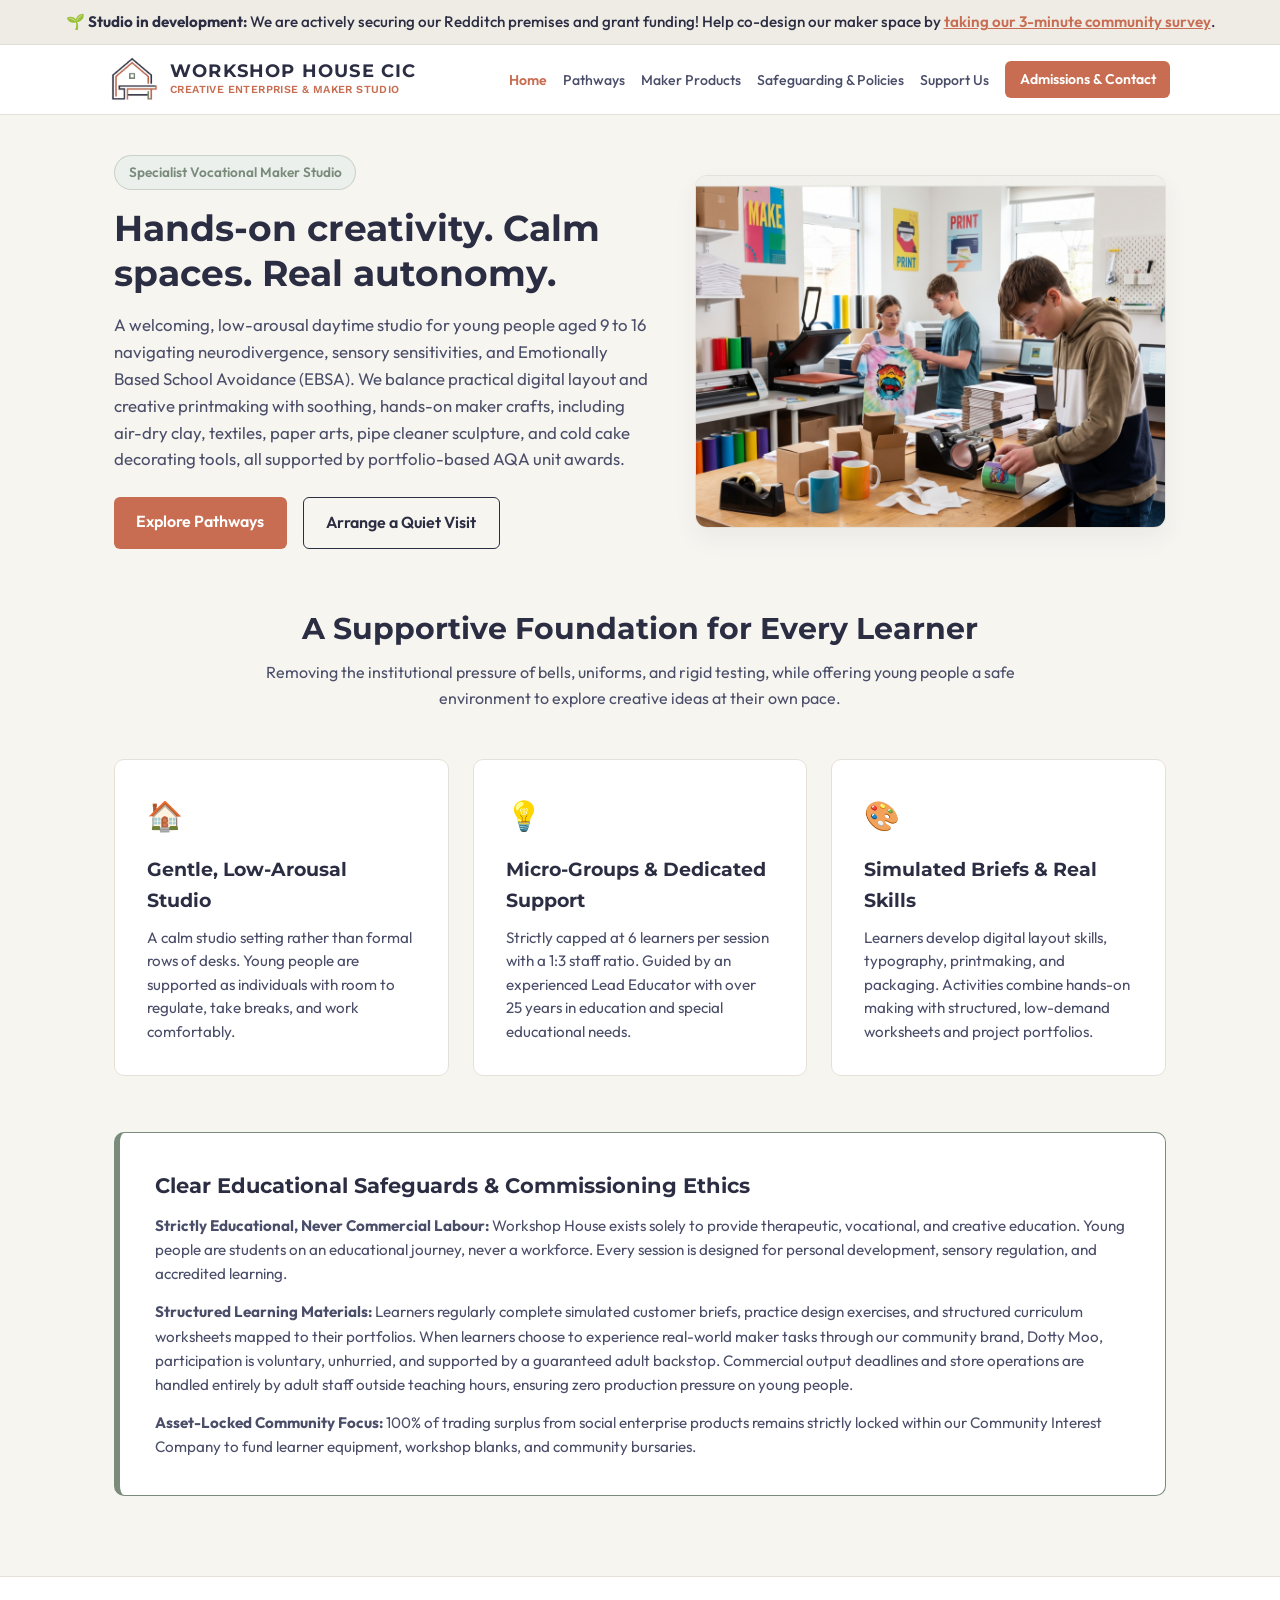
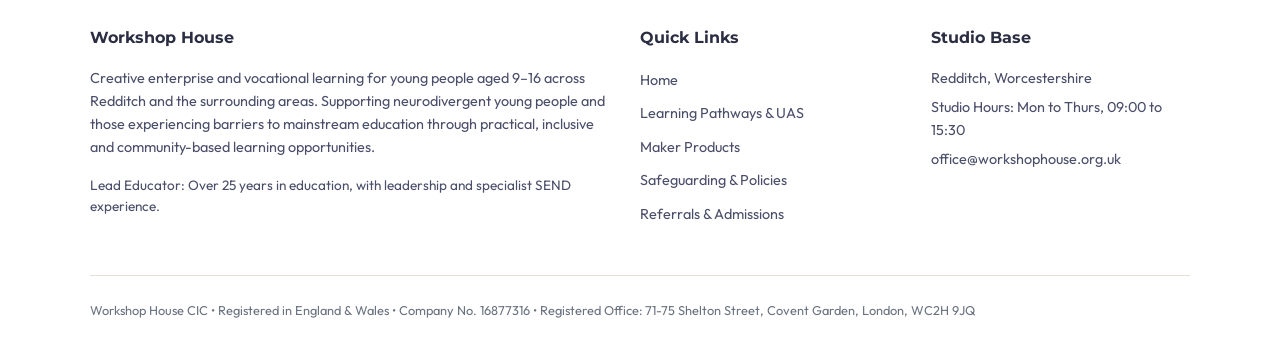
<file: index.html>
<!DOCTYPE html>
<html lang="en">
<head>
  <meta charset="UTF-8">
  <meta name="viewport" content="width=device-width, initial-scale=1.0">
  <title>Workshop House CIC | Creative Enterprise &amp; Maker Studio</title>
  <meta name="description" content="A calm, low-arousal creative maker studio in Redditch for neurodivergent and home-educated young people aged 9 to 16.">
  <link rel="preconnect" href="https://fonts.googleapis.com">
  <link rel="preconnect" href="https://fonts.gstatic.com" crossorigin>
  <link href="https://fonts.googleapis.com/css2?family=Montserrat:wght@600;700&family=Outfit:wght@400;500;600&family=Work+Sans:wght@400;500&display=swap" rel="stylesheet">
 <link rel="stylesheet" href="style.css">
<link rel="icon" type="image/png" href="favicon.png">
</head>
<body>
<div style="background-color: #EFECE6; color: #2B2D42; text-align: center; padding: 10px 16px; font-size: 0.95rem; font-weight: 500; border-bottom: 1px solid #E2DED6;">
  🌱 <strong>Studio in development:</strong> We are actively securing our Redditch premises and grant funding! 
  Help co-design our maker space by <a href="https://forms.cloud.microsoft/r/ekdyvqJRi8" target="_blank" style="color: #C86D51; text-decoration: underline; font-weight: 600;">taking our 3-minute community survey</a>.
</div>
<header>
    <div class="nav-container">
      <a href="index.html" class="brand" title="Workshop House Home">
        <img src="logo.jpg" alt="Workshop House Logo" class="brand-icon-img">
        <div class="brand-text">
          <h1>WORKSHOP HOUSE CIC</h1>
          <span>CREATIVE ENTERPRISE &amp; MAKER STUDIO</span>
        </div>
      </a>

      <!-- Pure CSS Hamburger Toggle -->
      <input type="checkbox" id="nav-toggle" class="nav-toggle-input">
      <label for="nav-toggle" class="menu-toggle" aria-label="Open Navigation Menu">
        <span></span>
        <span></span>
        <span></span>
      </label>

      <nav>
        <ul>
          <li><a href="index.html" class="active">Home</a></li>
          <li><a href="pathways.html">Pathways</a></li>
          <li><a href="maker-products.html">Maker Products</a></li>
          <li><a href="safeguarding.html">Safeguarding &amp; Policies</a></li>
           <li><a href="support-us.html">Support Us</a></li>
          <li><a href="contact.html" class="btn-nav">Admissions &amp; Contact</a></li>
        </ul>
      </nav>
    </div>
  </header>
  <main>
    <section class="hero">
      <div class="hero-content">
        <span class="hero-badge">Specialist Vocational Maker Studio</span>
        <h2>Hands-on creativity. Calm spaces. Real autonomy.</h2>
        <p>A welcoming, low-arousal daytime studio for young people aged 9 to 16 navigating neurodivergence, sensory sensitivities, and Emotionally Based School Avoidance (EBSA). We balance practical digital layout and creative printmaking with soothing, hands-on maker crafts, including air-dry clay, textiles, paper arts, pipe cleaner sculpture, and cold cake decorating tools, all supported by portfolio-based AQA unit awards.</p>
        <div class="hero-actions">
          <a href="pathways.html" class="btn-primary">Explore Pathways</a>
          <a href="contact.html" class="btn-secondary">Arrange a Quiet Visit</a>
        </div>
      </div>
      <div class="hero-image-wrap">
        <img src="hero-young-makers.jpg" alt="Younger children engaging happily and calmly with hands-on craft and design materials" onerror="this.src='https://images.unsplash.com/photo-1544717305-2782549b5136?auto=format&fit=crop&w=1000&q=80'">
      </div>
    </section>

    <section class="section">
      <div class="section-header">
        <h3>A Supportive Foundation for Every Learner</h3>
        <p>Removing the institutional pressure of bells, uniforms, and rigid testing, while offering young people a safe environment to explore creative ideas at their own pace.</p>
      </div>

      <div class="pillars-grid">
        <div class="card">
          <div class="card-icon">🏠</div>
          <h4>Gentle, Low-Arousal Studio</h4>
          <p>A calm studio setting rather than formal rows of desks. Young people are supported as individuals with room to regulate, take breaks, and work comfortably.</p>
        </div>
        <div class="card">
          <div class="card-icon">💡</div>
          <h4>Micro-Groups &amp; Dedicated Support</h4>
          <p>Strictly capped at 6 learners per session with a 1:3 staff ratio. Guided by an experienced Lead Educator with over 25 years in education and special educational needs.</p>
        </div>
        <div class="card">
          <div class="card-icon">🎨</div>
          <h4>Simulated Briefs &amp; Real Skills</h4>
          <p>Learners develop digital layout skills, typography, printmaking, and packaging. Activities combine hands-on making with structured, low-demand worksheets and project portfolios.</p>
        </div>
      </div>

      <div class="compliance-box">
        <h4>Clear Educational Safeguards &amp; Commissioning Ethics</h4>
        <p><strong>Strictly Educational, Never Commercial Labour:</strong> Workshop House exists solely to provide therapeutic, vocational, and creative education. Young people are students on an educational journey, never a workforce. Every session is designed for personal development, sensory regulation, and accredited learning.</p>
        <p><strong>Structured Learning Materials:</strong> Learners regularly complete simulated customer briefs, practice design exercises, and structured curriculum worksheets mapped to their portfolios. When learners choose to experience real-world maker tasks through our community brand, Dotty Moo, participation is voluntary, unhurried, and supported by a guaranteed adult backstop. Commercial output deadlines and store operations are handled entirely by adult staff outside teaching hours, ensuring zero production pressure on young people.</p>
        <p><strong>Asset-Locked Community Focus:</strong> 100% of trading surplus from social enterprise products remains strictly locked within our Community Interest Company to fund learner equipment, workshop blanks, and community bursaries.</p>
      </div>
    </section>
  </main>

<footer id="site-footer"></footer>
  <script>
    fetch('footer.html')
      .then(response => response.text())
      .then(data => document.getElementById('site-footer').innerHTML = data);
  </script>

</body>
</html>
</file>
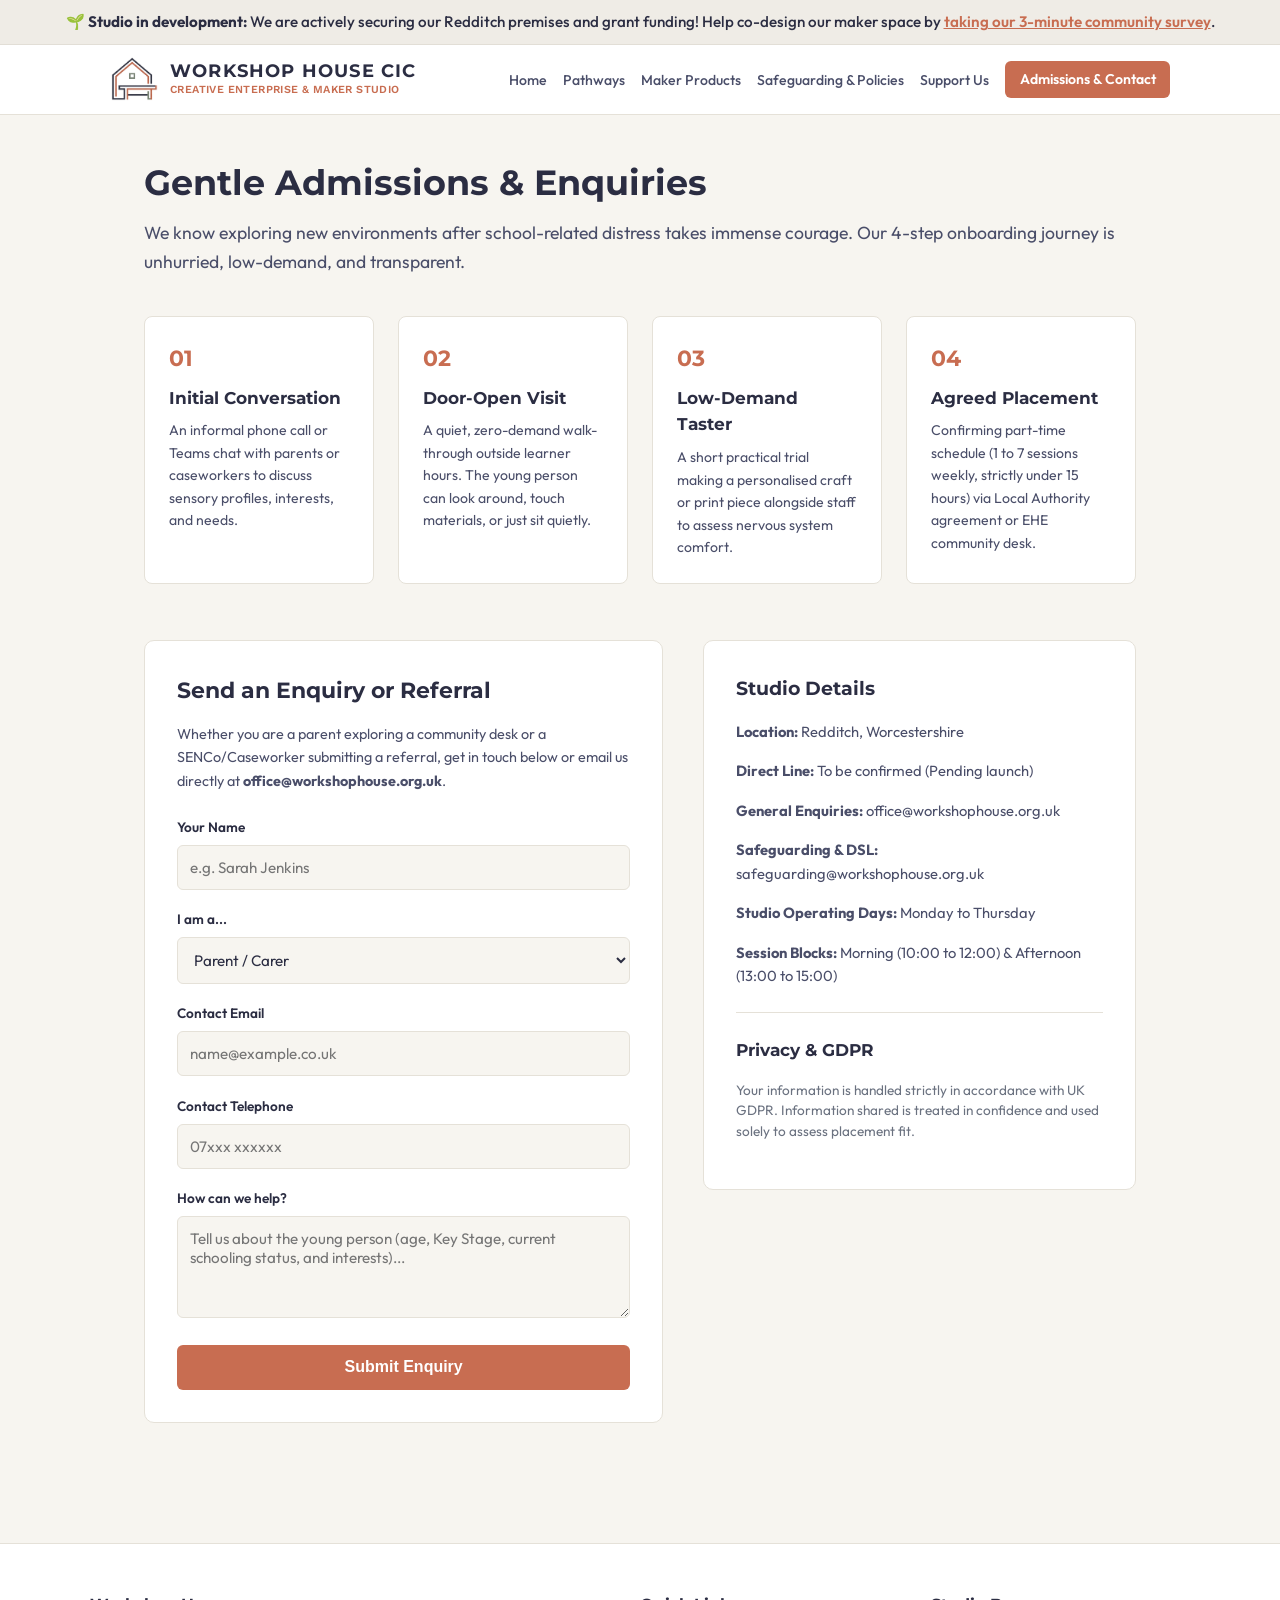
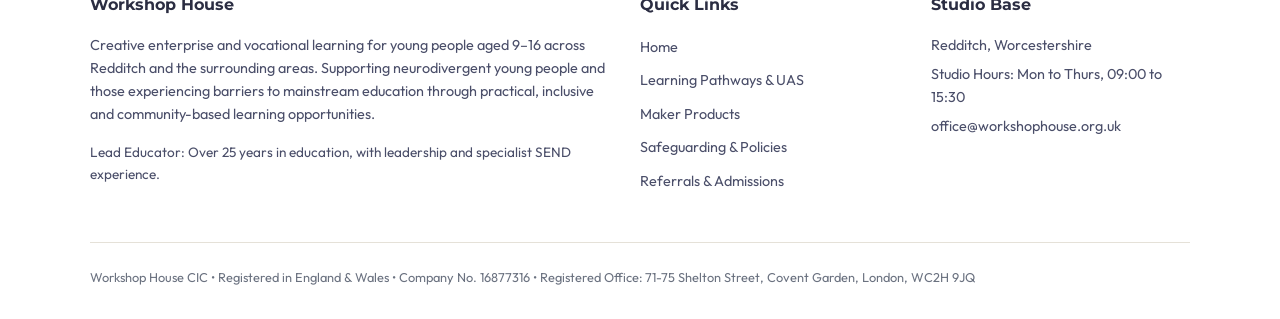
<file: contact.html>
<!DOCTYPE html>
<html lang="en">
<head>
  <meta charset="UTF-8">
  <meta name="viewport" content="width=device-width, initial-scale=1.0">
  <title>Admissions &amp; Contact | Workshop House CIC</title>
  <meta name="description" content="Get in touch with Workshop House CIC to arrange an unhurried discovery visit, register for a community place, or submit a statutory referral.">
  <link rel="preconnect" href="https://fonts.googleapis.com">
  <link rel="preconnect" href="https://fonts.gstatic.com" crossorigin>
  <link href="https://fonts.googleapis.com/css2?family=Montserrat:wght@600;700&family=Outfit:wght@400;500;600&family=Work+Sans:wght@400;500&display=swap" rel="stylesheet">
  <link rel="stylesheet" href="style.css">
  <link rel="icon" type="image/png" href="favicon.png">
</head>
<body>
<div style="background-color: #EFECE6; color: #2B2D42; text-align: center; padding: 10px 16px; font-size: 0.95rem; font-weight: 500; border-bottom: 1px solid #E2DED6;">
  🌱 <strong>Studio in development:</strong> We are actively securing our Redditch premises and grant funding! 
  Help co-design our maker space by <a href="https://forms.cloud.microsoft/r/ekdyvqJRi8" target="_blank" style="color: #C86D51; text-decoration: underline; font-weight: 600;">taking our 3-minute community survey</a>.
</div>
  <header>
    <div class="nav-container">
      <a href="index.html" class="brand" title="Workshop House Home">
        <img src="logo.jpg" alt="Workshop House Logo" class="brand-icon-img" style="height: 48px; width: auto; max-width: 180px; display: block;">
        <div class="brand-text">
          <h1>WORKSHOP HOUSE CIC</h1>
          <span>CREATIVE ENTERPRISE &amp; MAKER STUDIO</span>
        </div>
      </a>

      <!-- Pure CSS Hamburger Toggle -->
      <input type="checkbox" id="nav-toggle" class="nav-toggle-input">
      <label for="nav-toggle" class="menu-toggle" aria-label="Open Navigation Menu">
        <span></span>
        <span></span>
        <span></span>
      </label>

      <nav>
        <ul>
          <li><a href="index.html">Home</a></li>
          <li><a href="pathways.html">Pathways</a></li>
          <li><a href="maker-products.html">Maker Products</a></li>
          <li><a href="safeguarding.html">Safeguarding &amp; Policies</a></li>
           <li><a href="support-us.html">Support Us</a></li>
          <li><a href="contact.html" class="btn-nav">Admissions &amp; Contact</a></li>
        </ul>
      </nav>
    </div>
  </header>

  <main class="container">
    <div class="page-title">
      <h2>Gentle Admissions &amp; Enquiries</h2>
      <p style="max-width: 1000px;">We know exploring new environments after school-related distress takes immense courage. Our 4-step onboarding journey is unhurried, low-demand, and transparent.</p>
    </div>

    <div class="onboarding-steps">
      <div class="step-box">
        <div class="step-num">01</div>
        <h4>Initial Conversation</h4>
        <p>An informal phone call or Teams chat with parents or caseworkers to discuss sensory profiles, interests, and needs.</p>
      </div>
      <div class="step-box">
        <div class="step-num">02</div>
        <h4>Door-Open Visit</h4>
        <p>A quiet, zero-demand walk-through outside learner hours. The young person can look around, touch materials, or just sit quietly.</p>
      </div>
      <div class="step-box">
        <div class="step-num">03</div>
        <h4>Low-Demand Taster</h4>
        <p>A short practical trial making a personalised craft or print piece alongside staff to assess nervous system comfort.</p>
      </div>
      <div class="step-box">
        <div class="step-num">04</div>
        <h4>Agreed Placement</h4>
        <p>Confirming part-time schedule (1 to 7 sessions weekly, strictly under 15 hours) via Local Authority agreement or EHE community desk.</p>
      </div>
    </div>

    <div class="contact-grid">
      <div class="form-card">
        <h3 style="font-family:'Montserrat', sans-serif; margin-bottom:1rem; font-size:1.35rem; color:var(--slate);">Send an Enquiry or Referral</h3>
        <p style="color:var(--slate-light); font-size:0.9rem; margin-bottom:1.5rem;">
          Whether you are a parent exploring a community desk or a SENCo/Caseworker submitting a referral, get in touch below or email us directly at <strong>office@workshophouse.org.uk</strong>.
        </p>
        <form action="mailto:office@workshophouse.org.uk" method="POST" enctype="text/plain">
          <div class="form-group">
            <label for="name">Your Name</label>
            <input type="text" id="name" name="Name" required placeholder="e.g. Sarah Jenkins">
          </div>
          <div class="form-group">
            <label for="role">I am a...</label>
            <select id="role" name="Role">
              <option value="Parent/Carer">Parent / Carer</option>
              <option value="SEN Caseworker">Local Authority SEN Caseworker</option>
              <option value="School SENCo">School SENCo / Inclusion Lead</option>
              <option value="Other">Other Community Professional</option>
            </select>
          </div>
          <div class="form-group">
            <label for="email">Contact Email</label>
            <input type="email" id="email" name="Email" required placeholder="name@example.co.uk">
          </div>
          <div class="form-group">
            <label for="phone">Contact Telephone</label>
            <input type="tel" id="phone" name="Phone" placeholder="07xxx xxxxxx">
          </div>
          <div class="form-group">
            <label for="message">How can we help?</label>
            <textarea id="message" name="Message" rows="4" placeholder="Tell us about the young person (age, Key Stage, current schooling status, and interests)..."></textarea>
          </div>
          <button type="submit" class="btn-submit">Submit Enquiry</button>
        </form>
      </div>

      <div class="info-card">
        <h4>Studio Details</h4>
        <p><strong>Location:</strong> Redditch, Worcestershire</p>
        <p><strong>Direct Line:</strong> To be confirmed (Pending launch)</p>
        <p><strong>General Enquiries:</strong> office@workshophouse.org.uk</p>
        <p><strong>Safeguarding &amp; DSL:</strong> safeguarding@workshophouse.org.uk</p>
        <p><strong>Studio Operating Days:</strong> Monday to Thursday</p>
        <p><strong>Session Blocks:</strong> Morning (10:00 to 12:00) &amp; Afternoon (13:00 to 15:00)</p>
        
        <hr style="border:0; border-top:1px solid var(--border); margin:1.5rem 0;">
        <h4 style="font-size:1.05rem;">Privacy &amp; GDPR</h4>
        <p style="font-size:0.85rem; color:#6B7280; line-height:1.5;">Your information is handled strictly in accordance with UK GDPR. Information shared is treated in confidence and used solely to assess placement fit.</p>
      </div>
    </div>
  </main>

  <footer id="site-footer"></footer>
  <script>
    fetch('footer.html')
      .then(response => response.text())
      .then(data => document.getElementById('site-footer').innerHTML = data);
  </script>

</body>
</html>
</file>
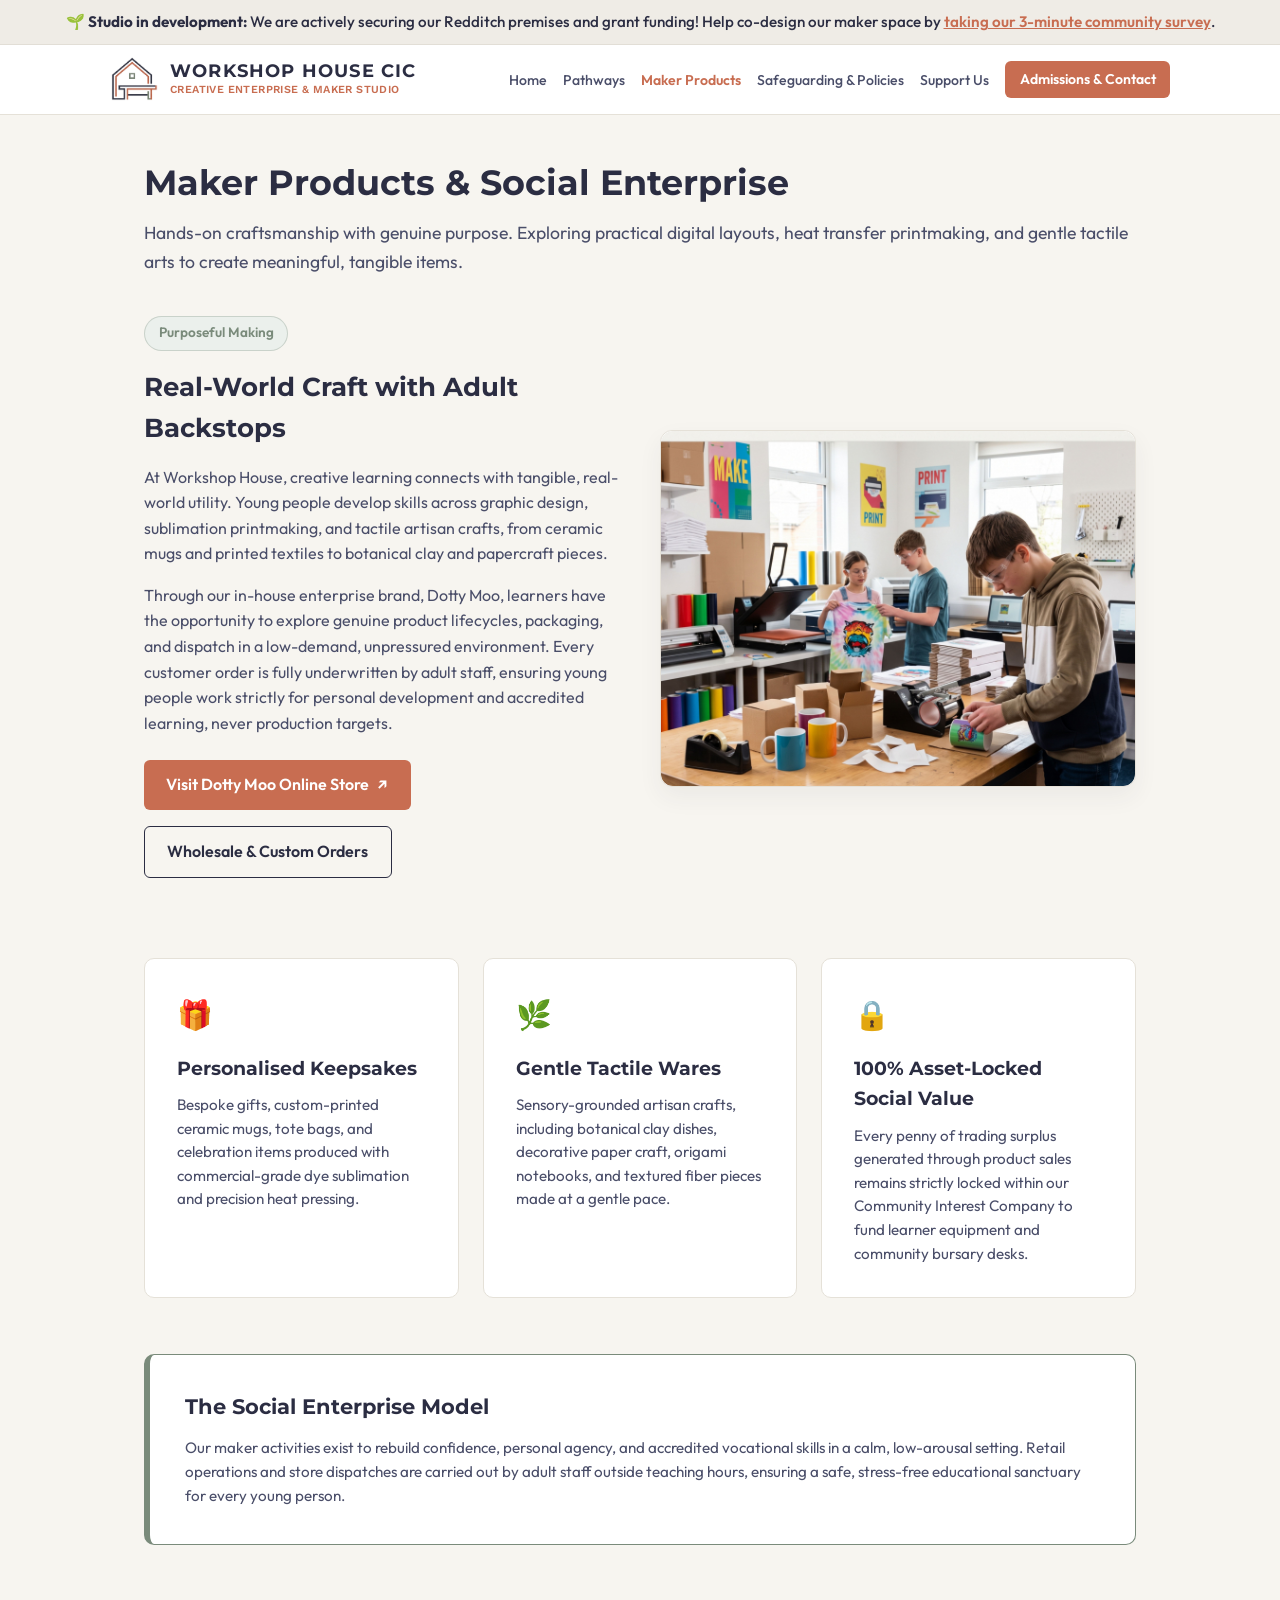
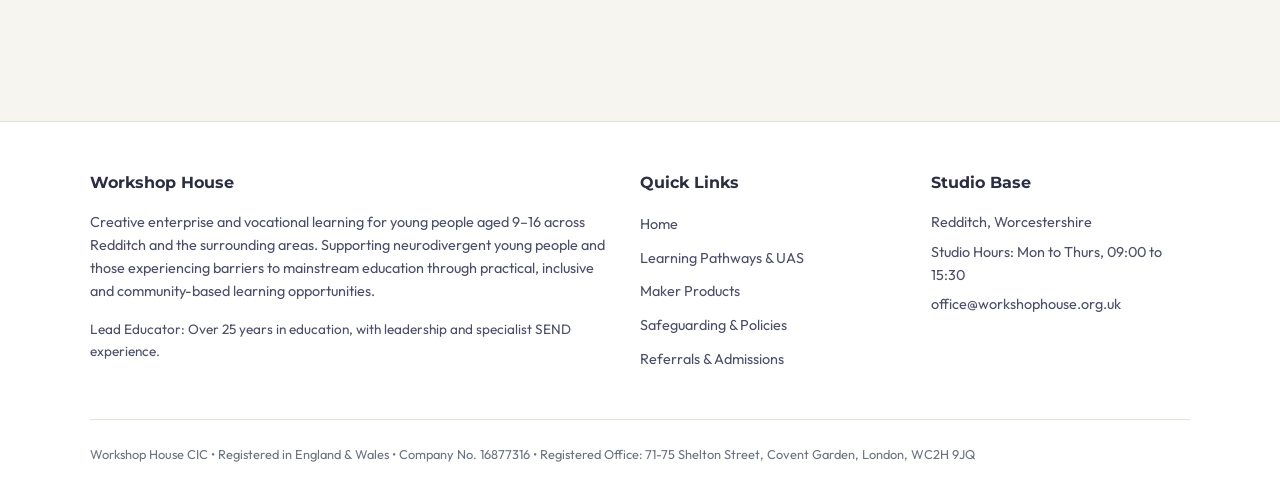
<file: maker-products.html>
<!DOCTYPE html>
<html lang="en">
<head>
  <meta charset="UTF-8">
  <meta name="viewport" content="width=device-width, initial-scale=1.0">
  <title>Maker Products | Workshop House CIC</title>
  <meta name="description" content="Explore physical maker goods, creative design wares, and community social enterprise products created through Workshop House CIC and Dotty Moo.">
  <link rel="preconnect" href="https://fonts.googleapis.com">
  <link rel="preconnect" href="https://fonts.gstatic.com" crossorigin>
  <link href="https://fonts.googleapis.com/css2?family=Montserrat:wght@600;700&family=Outfit:wght@400;500;600&family=Work+Sans:wght@400;500&display=swap" rel="stylesheet">
  <link rel="stylesheet" href="style.css">
 <link rel="icon" type="image/png" href="favicon.png">
</head>
<body>
<div style="background-color: #EFECE6; color: #2B2D42; text-align: center; padding: 10px 16px; font-size: 0.95rem; font-weight: 500; border-bottom: 1px solid #E2DED6;">
  🌱 <strong>Studio in development:</strong> We are actively securing our Redditch premises and grant funding! 
  Help co-design our maker space by <a href="https://forms.cloud.microsoft/r/ekdyvqJRi8" target="_blank" style="color: #C86D51; text-decoration: underline; font-weight: 600;">taking our 3-minute community survey</a>.
</div>
 <header>
    <div class="nav-container">
      <a href="index.html" class="brand" title="Workshop House Home">
        <img src="logo.jpg" alt="Workshop House Logo" class="brand-icon-img">
        <div class="brand-text">
          <h1>WORKSHOP HOUSE CIC</h1>
          <span>CREATIVE ENTERPRISE &amp; MAKER STUDIO</span>
        </div>
      </a>

      <!-- Pure CSS Hamburger Toggle -->
      <input type="checkbox" id="nav-toggle" class="nav-toggle-input">
      <label for="nav-toggle" class="menu-toggle" aria-label="Open Navigation Menu">
        <span></span>
        <span></span>
        <span></span>
      </label>

      <nav>
        <ul>
          <li><a href="index.html">Home</a></li>
          <li><a href="pathways.html">Pathways</a></li>
          <li><a href="maker-products.html" class="active">Maker Products</a></li>
          <li><a href="safeguarding.html">Safeguarding &amp; Policies</a></li>
           <li><a href="support-us.html">Support Us</a></li>
          <li><a href="contact.html" class="btn-nav">Admissions &amp; Contact</a></li>
        </ul>
      </nav>
    </div>
  </header>

  <main class="container">
    <div class="page-title">
      <h2>Maker Products &amp; Social Enterprise</h2>
      <p style="max-width: 1000px;">Hands-on craftsmanship with genuine purpose. Exploring practical digital layouts, heat transfer printmaking, and gentle tactile arts to create meaningful, tangible items.</p>
    </div>

    <!-- MAIN SHOWCASE GRID -->
<div style="display: grid; grid-template-columns: repeat(auto-fit, minmax(300px, 1fr)); gap: 2.5rem; align-items: center; margin-bottom: 3.5rem;">
  <div>
    <span class="hero-badge">Purposeful Making</span>
    <h3 style="font-family:'Montserrat', sans-serif; font-size: 1.6rem; margin-bottom: 1rem; color: var(--slate);">Real-World Craft with Adult Backstops</h3>
    <p style="color:var(--slate-light); margin-bottom: 1rem; line-height: 1.6;">
      At Workshop House, creative learning connects with tangible, real-world utility. Young people develop skills across graphic design, sublimation printmaking, and tactile artisan crafts, from ceramic mugs and printed textiles to botanical clay and papercraft pieces.
    </p>
    <p style="color:var(--slate-light); margin-bottom: 1.5rem; line-height: 1.6;">
      Through our in-house enterprise brand, Dotty Moo, learners have the opportunity to explore genuine product lifecycles, packaging, and dispatch in a low-demand, unpressured environment. Every customer order is fully underwritten by adult staff, ensuring young people work strictly for personal development and accredited learning, never production targets.
    </p>
    
    <div style="display: flex; gap: 1rem; flex-wrap: wrap; margin-bottom: 1.5rem;">
      <a href="https://dottymoo.co.uk" target="_blank" rel="noopener" class="btn-primary" style="display: inline-flex; align-items: center; gap: 0.5rem;">
        Visit Dotty Moo Online Store <span>↗</span>
      </a>
      <a href="https://www.dottymoo.co.uk/pages/contact" class="btn-secondary">Wholesale &amp; Custom Orders</a>
    </div>
  </div>

  <div class="hero-image-wrap" style="aspect-ratio: 4 / 3; width: 100%;">
    <img src="hero-young-makers.jpg" alt="Learners engaging with tactile crafts and design" onerror="this.src='https://images.unsplash.com/photo-1544717305-2782549b5136?auto=format&fit=crop&w=1000&q=80'" style="width: 100%; height: 100%; object-fit: cover; border-radius: 12px; display: block;">
  </div>
</div>

    <!-- PILLARS / ETHICS GRID -->
    <div class="pillars-grid" style="margin-bottom: 3.5rem;">
      <div class="card">
        <div class="card-icon">🎁</div>
        <h4>Personalised Keepsakes</h4>
        <p>Bespoke gifts, custom-printed ceramic mugs, tote bags, and celebration items produced with commercial-grade dye sublimation and precision heat pressing.</p>
      </div>

      <div class="card">
        <div class="card-icon">🌿</div>
        <h4>Gentle Tactile Wares</h4>
        <p>Sensory-grounded artisan crafts, including botanical clay dishes, decorative paper craft, origami notebooks, and textured fiber pieces made at a gentle pace.</p>
      </div>

      <div class="card">
        <div class="card-icon">🔒</div>
        <h4>100% Asset-Locked Social Value</h4>
        <p>Every penny of trading surplus generated through product sales remains strictly locked within our Community Interest Company to fund learner equipment and community bursary desks.</p>
      </div>
    </div>

  <!-- COMMISSIONING ETHICS REMINDER -->
    <div class="compliance-box" style="margin-top: 1rem;">
      <h4>The Social Enterprise Model</h4>
      <p>Our maker activities exist to rebuild confidence, personal agency, and accredited vocational skills in a calm, low-arousal setting. Retail operations and store dispatches are carried out by adult staff outside teaching hours, ensuring a safe, stress-free educational sanctuary for every young person.</p>
    </div>
  </main>

 <footer id="site-footer"></footer>
  <script>
    fetch('footer.html')
      .then(response => response.text())
      .then(data => document.getElementById('site-footer').innerHTML = data);
  </script>
</body>
</html>
</file>
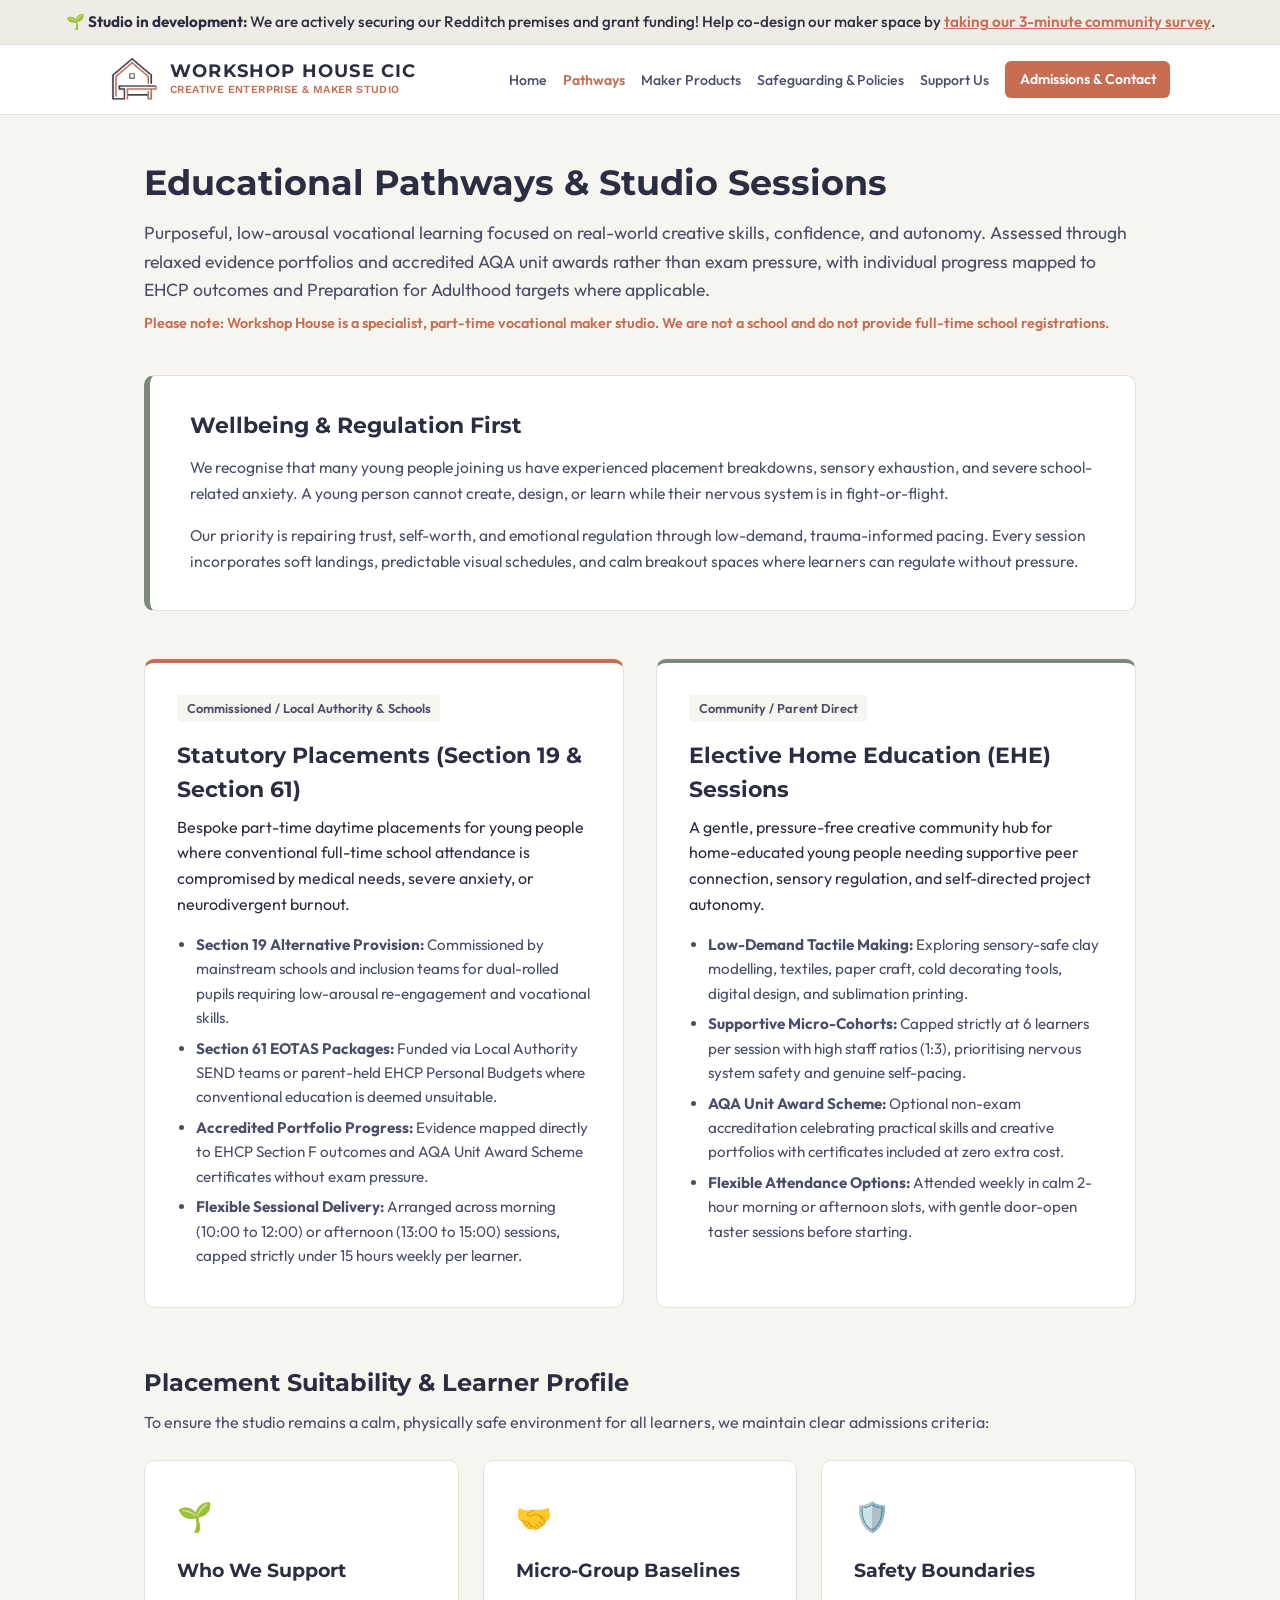
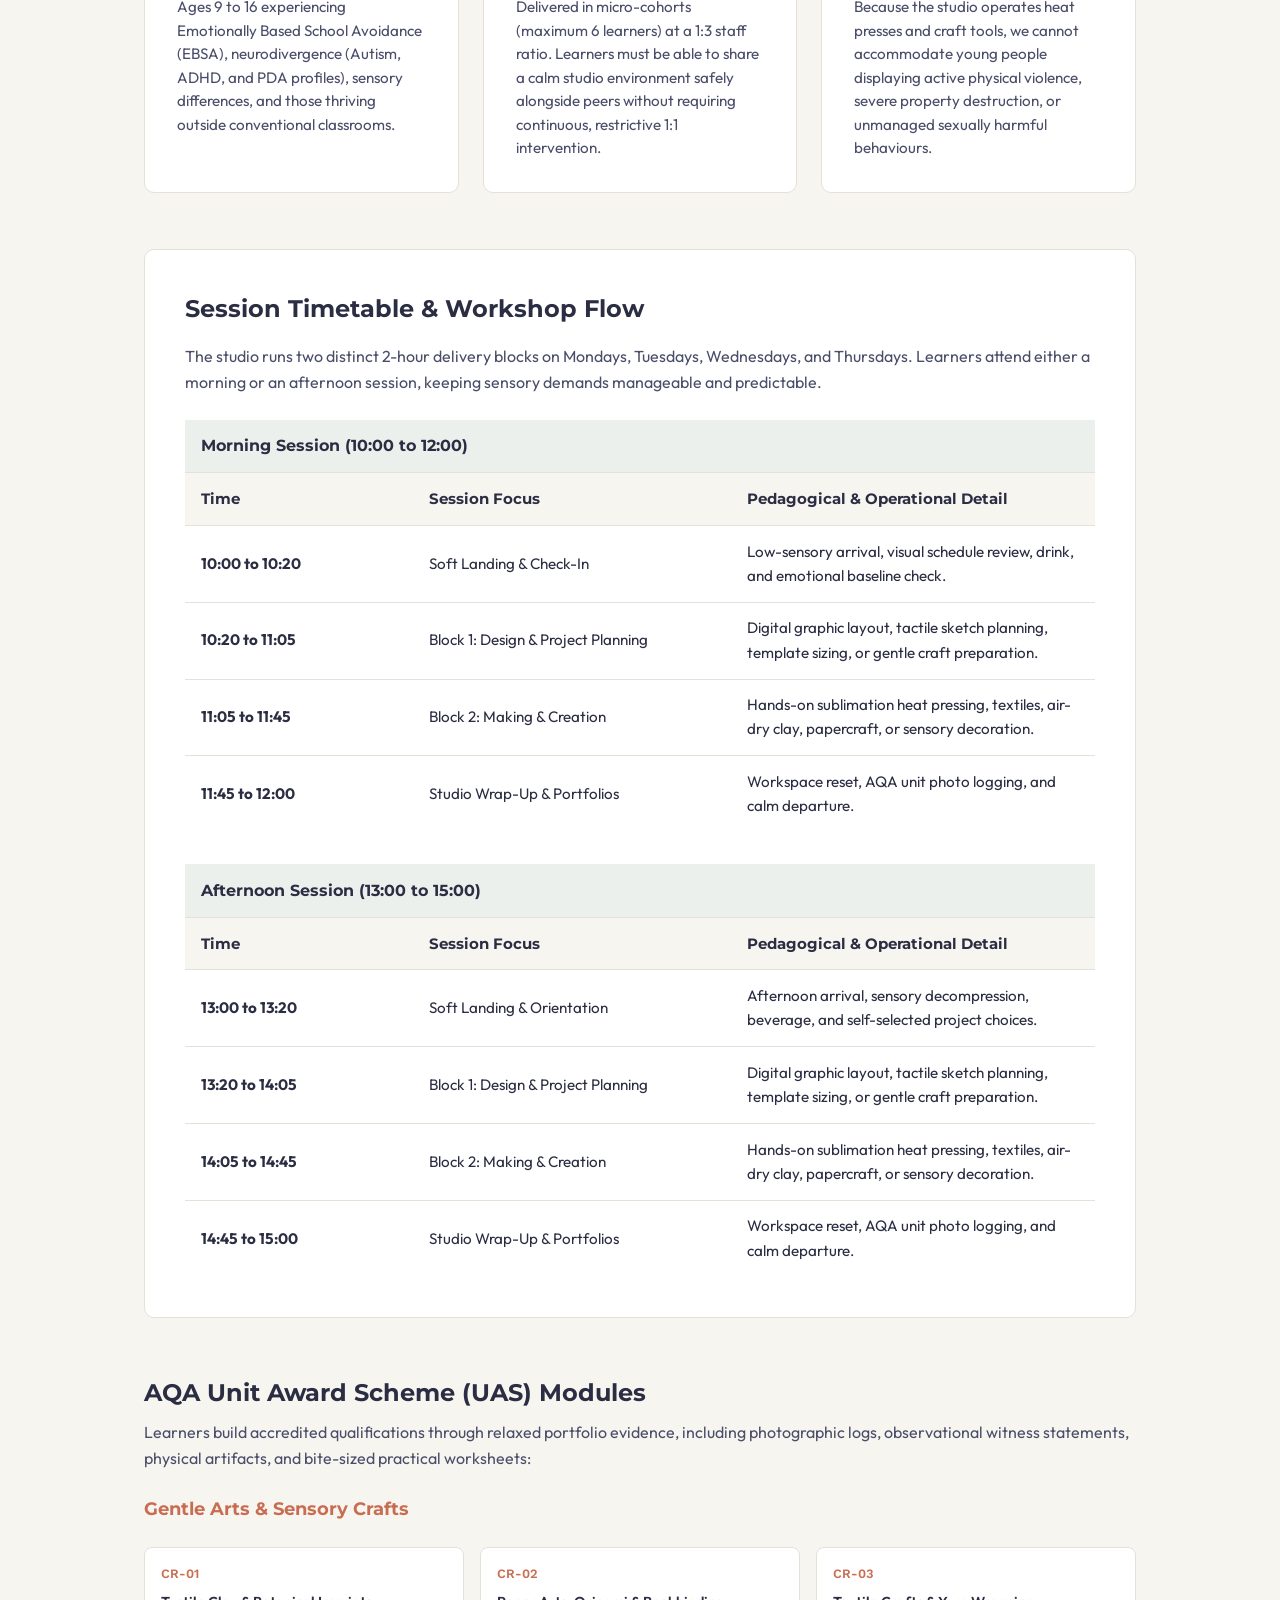
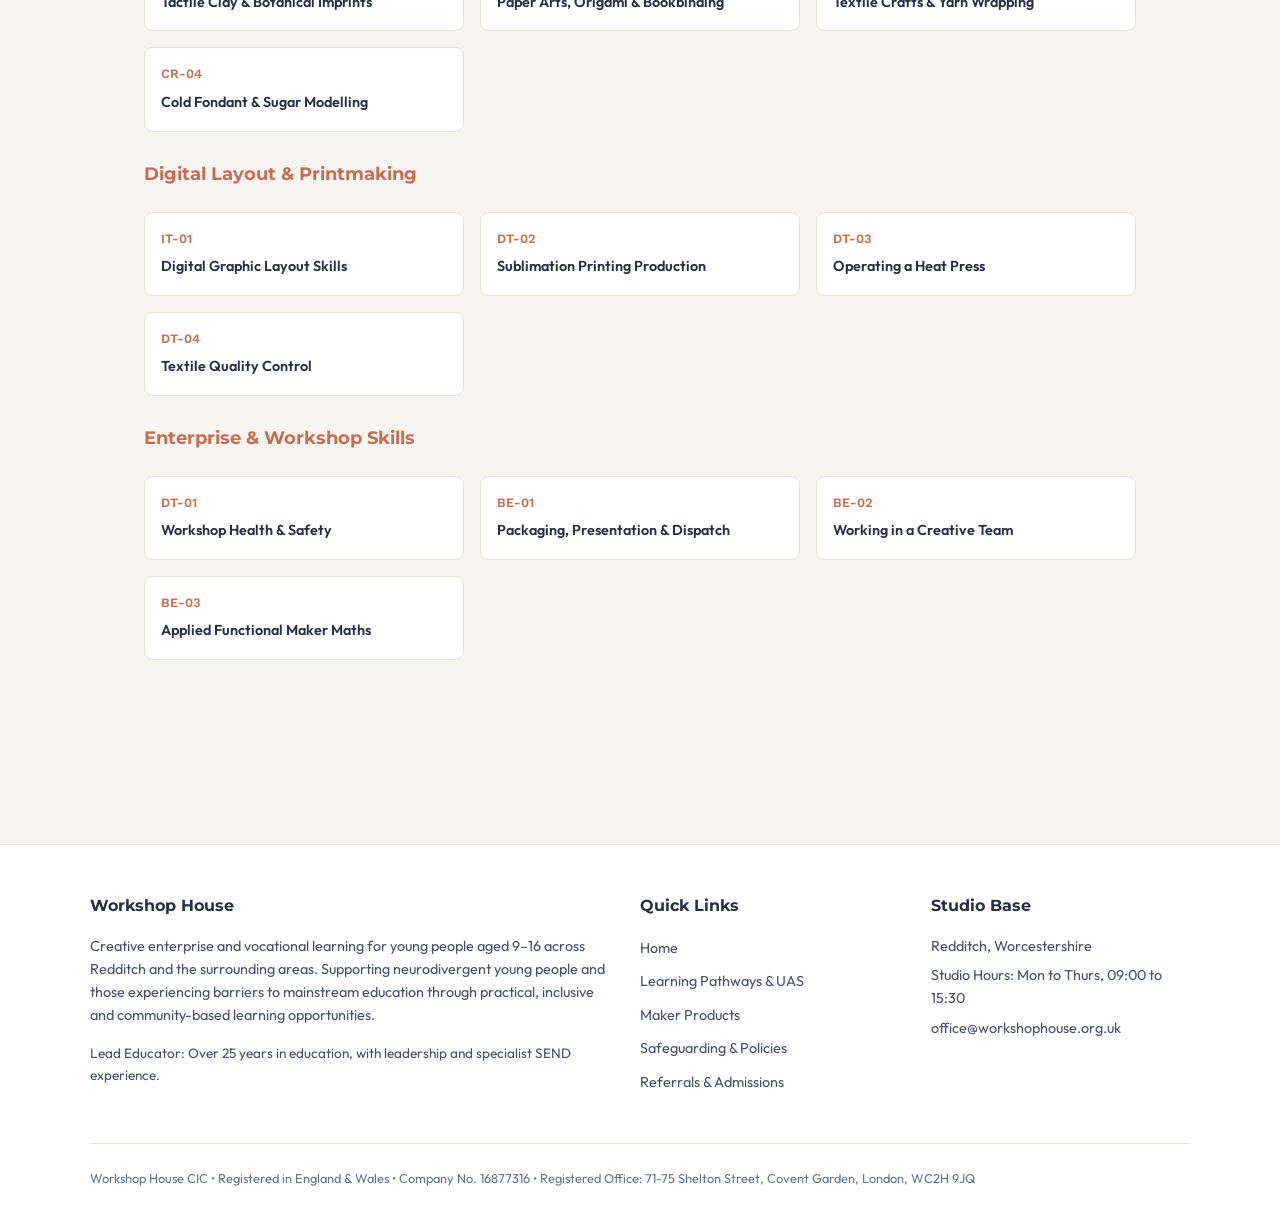
<file: pathways.html>
<!DOCTYPE html>
<html lang="en">
<head>
  <meta charset="UTF-8">
  <meta name="viewport" content="width=device-width, initial-scale=1.0">
  <title>Provision &amp; Pathways | Workshop House CIC</title>
  <meta name="description" content="EOTAS and Elective Home Education provision pathways, AQA Unit Award Scheme accreditation, and daily studio routine.">
  <link rel="preconnect" href="https://fonts.googleapis.com">
  <link rel="preconnect" href="https://fonts.gstatic.com" crossorigin>
  <link href="https://fonts.googleapis.com/css2?family=Montserrat:wght@600;700&family=Outfit:wght@400;500;600&family=Work+Sans:wght@400;500&display=swap" rel="stylesheet">
  <link rel="stylesheet" href="style.css">
  <link rel="icon" type="image/png" href="favicon.png">
</head>
<body>
<div style="background-color: #EFECE6; color: #2B2D42; text-align: center; padding: 10px 16px; font-size: 0.95rem; font-weight: 500; border-bottom: 1px solid #E2DED6;">
  🌱 <strong>Studio in development:</strong> We are actively securing our Redditch premises and grant funding! 
  Help co-design our maker space by <a href="https://forms.cloud.microsoft/r/ekdyvqJRi8" target="_blank" style="color: #C86D51; text-decoration: underline; font-weight: 600;">taking our 3-minute community survey</a>.
</div>
  <header>
    <div class="nav-container">
      <a href="index.html" class="brand" title="Workshop House Home">
        <img src="logo.jpg" alt="Workshop House Logo" class="brand-icon-img" style="height: 48px; width: auto; max-width: 180px; display: block;">
        <div class="brand-text">
          <h1>WORKSHOP HOUSE CIC</h1>
          <span>CREATIVE ENTERPRISE &amp; MAKER STUDIO</span>
        </div>
      </a>

      <!-- Pure CSS Hamburger Toggle -->
      <input type="checkbox" id="nav-toggle" class="nav-toggle-input">
      <label for="nav-toggle" class="menu-toggle" aria-label="Open Navigation Menu">
        <span></span>
        <span></span>
        <span></span>
      </label>

      <nav>
        <ul>
          <li><a href="index.html">Home</a></li>
          <li><a href="pathways.html" class="active">Pathways</a></li>
          <li><a href="maker-products.html">Maker Products</a></li>
          <li><a href="safeguarding.html">Safeguarding &amp; Policies</a></li>
           <li><a href="support-us.html">Support Us</a></li>
          <li><a href="contact.html" class="btn-nav">Admissions &amp; Contact</a></li>
        </ul>
      </nav>
    </div>
  </header>

  <main class="container">
   <div class="page-title">
      <h2>Educational Pathways &amp; Studio Sessions</h2>
      <p style="max-width: 1000px; margin-bottom: 0.5rem;">Purposeful, low-arousal vocational learning focused on real-world creative skills, confidence, and autonomy. Assessed through relaxed evidence portfolios and accredited AQA unit awards rather than exam pressure, with individual progress mapped to EHCP outcomes and Preparation for Adulthood targets where applicable.</p>
      <p style="font-size: 0.9rem; color: var(--terracotta); font-weight: 600;">Please note: Workshop House is a specialist, part-time vocational maker studio. We are not a school and do not provide full-time school registrations.</p>
    </div>

    <!-- 1. REGULATION & WELLBEING FIRST (FIXED SPACING) -->
    <div class="card" style="margin-top: 2rem; margin-bottom: 3rem; padding: 2.2rem 2.5rem; border-left: 6px solid var(--sage); background: #FFFFFF;">
      <h3 style="font-family:'Montserrat', sans-serif; font-size: 1.35rem; color: var(--slate); margin-bottom: 1rem; line-height: 1.3;">Wellbeing &amp; Regulation First</h3>
      <p style="color:var(--slate-light); font-size: 0.98rem; line-height: 1.65; margin-bottom: 1rem;">
        We recognise that many young people joining us have experienced placement breakdowns, sensory exhaustion, and severe school-related anxiety. A young person cannot create, design, or learn while their nervous system is in fight-or-flight.
      </p>
      <p style="color:var(--slate-light); font-size: 0.98rem; line-height: 1.65; margin: 0;">
        Our priority is repairing trust, self-worth, and emotional regulation through low-demand, trauma-informed pacing. Every session incorporates soft landings, predictable visual schedules, and calm breakout spaces where learners can regulate without pressure.
      </p>
    </div>

    <!-- 2. BALANCED STATUTORY & EHE PATHWAY CARDS -->
    <div class="pathways-grid">
      <div class="pathway-card">
        <span class="pathway-badge">Commissioned / Local Authority &amp; Schools</span>
        <h3>Statutory Placements (Section 19 &amp; Section 61)</h3>
        <p>Bespoke part-time daytime placements for young people where conventional full-time school attendance is compromised by medical needs, severe anxiety, or neurodivergent burnout.</p>
        <ul>
          <li><strong>Section 19 Alternative Provision:</strong> Commissioned by mainstream schools and inclusion teams for dual-rolled pupils requiring low-arousal re-engagement and vocational skills.</li>
          <li><strong>Section 61 EOTAS Packages:</strong> Funded via Local Authority SEND teams or parent-held EHCP Personal Budgets where conventional education is deemed unsuitable.</li>
          <li><strong>Accredited Portfolio Progress:</strong> Evidence mapped directly to EHCP Section F outcomes and AQA Unit Award Scheme certificates without exam pressure.</li>
          <li><strong>Flexible Sessional Delivery:</strong> Arranged across morning (10:00 to 12:00) or afternoon (13:00 to 15:00) sessions, capped strictly under 15 hours weekly per learner.</li>
        </ul>
      </div>

      <div class="pathway-card sage-top">
        <span class="pathway-badge">Community / Parent Direct</span>
        <h3>Elective Home Education (EHE) Sessions</h3>
        <p>A gentle, pressure-free creative community hub for home-educated young people needing supportive peer connection, sensory regulation, and self-directed project autonomy.</p>
        <ul>
          <li><strong>Low-Demand Tactile Making:</strong> Exploring sensory-safe clay modelling, textiles, paper craft, cold decorating tools, digital design, and sublimation printing.</li>
          <li><strong>Supportive Micro-Cohorts:</strong> Capped strictly at 6 learners per session with high staff ratios (1:3), prioritising nervous system safety and genuine self-pacing.</li>
          <li><strong>AQA Unit Award Scheme:</strong> Optional non-exam accreditation celebrating practical skills and creative portfolios with certificates included at zero extra cost.</li>
          <li><strong>Flexible Attendance Options:</strong> Attended weekly in calm 2-hour morning or afternoon slots, with gentle door-open taster sessions before starting.</li>
        </ul>
      </div>
    </div>

    <!-- 3. SUITABILITY & CRITERIA -->
    <div style="margin: 3.5rem 0;">
      <h3 style="font-family:'Montserrat', sans-serif; font-size:1.5rem; margin-bottom:0.5rem;">Placement Suitability &amp; Learner Profile</h3>
      <p style="color:var(--slate-light); margin-bottom:1.5rem;">To ensure the studio remains a calm, physically safe environment for all learners, we maintain clear admissions criteria:</p>

      <div class="pillars-grid">
        <div class="card">
          <div class="card-icon">🌱</div>
          <h4>Who We Support</h4>
          <p>Ages 9 to 16 experiencing Emotionally Based School Avoidance (EBSA), neurodivergence (Autism, ADHD, and PDA profiles), sensory differences, and those thriving outside conventional classrooms.</p>
        </div>

        <div class="card">
          <div class="card-icon">🤝</div>
          <h4>Micro-Group Baselines</h4>
          <p>Delivered in micro-cohorts (maximum 6 learners) at a 1:3 staff ratio. Learners must be able to share a calm studio environment safely alongside peers without requiring continuous, restrictive 1:1 intervention.</p>
        </div>

        <div class="card">
          <div class="card-icon">🛡️</div>
          <h4>Safety Boundaries</h4>
          <p>Because the studio operates heat presses and craft tools, we cannot accommodate young people displaying active physical violence, severe property destruction, or unmanaged sexually harmful behaviours.</p>
        </div>
      </div>
    </div>

    <!-- 4. TIMETABLE BOX -->
    <div class="schedule-box">
      <h3>Session Timetable &amp; Workshop Flow</h3>
      <p style="color:var(--slate-light); margin-bottom: 1.5rem;">The studio runs two distinct 2-hour delivery blocks on Mondays, Tuesdays, Wednesdays, and Thursdays. Learners attend either a morning or an afternoon session, keeping sensory demands manageable and predictable.</p>
      
      <table style="margin-bottom: 2rem;">
        <thead>
          <tr>
            <th colspan="3" style="background: var(--sage-light); color: var(--slate); font-size: 1rem;">Morning Session (10:00 to 12:00)</th>
          </tr>
          <tr>
            <th style="width: 25%;">Time</th>
            <th style="width: 35%;">Session Focus</th>
            <th>Pedagogical &amp; Operational Detail</th>
          </tr>
        </thead>
        <tbody>
          <tr>
            <td><strong>10:00 to 10:20</strong></td>
            <td>Soft Landing &amp; Check-In</td>
            <td>Low-sensory arrival, visual schedule review, drink, and emotional baseline check.</td>
          </tr>
          <tr>
            <td><strong>10:20 to 11:05</strong></td>
            <td>Block 1: Design &amp; Project Planning</td>
            <td>Digital graphic layout, tactile sketch planning, template sizing, or gentle craft preparation.</td>
          </tr>
          <tr>
            <td><strong>11:05 to 11:45</strong></td>
            <td>Block 2: Making &amp; Creation</td>
            <td>Hands-on sublimation heat pressing, textiles, air-dry clay, papercraft, or sensory decoration.</td>
          </tr>
          <tr>
            <td><strong>11:45 to 12:00</strong></td>
            <td>Studio Wrap-Up &amp; Portfolios</td>
            <td>Workspace reset, AQA unit photo logging, and calm departure.</td>
          </tr>
        </tbody>
      </table>

      <table>
        <thead>
          <tr>
            <th colspan="3" style="background: var(--sage-light); color: var(--slate); font-size: 1rem;">Afternoon Session (13:00 to 15:00)</th>
          </tr>
          <tr>
            <th style="width: 25%;">Time</th>
            <th style="width: 35%;">Session Focus</th>
            <th>Pedagogical &amp; Operational Detail</th>
          </tr>
        </thead>
        <tbody>
          <tr>
            <td><strong>13:00 to 13:20</strong></td>
            <td>Soft Landing &amp; Orientation</td>
            <td>Afternoon arrival, sensory decompression, beverage, and self-selected project choices.</td>
          </tr>
          <tr>
            <td><strong>13:20 to 14:05</strong></td>
            <td>Block 1: Design &amp; Project Planning</td>
            <td>Digital graphic layout, tactile sketch planning, template sizing, or gentle craft preparation.</td>
          </tr>
          <tr>
            <td><strong>14:05 to 14:45</strong></td>
            <td>Block 2: Making &amp; Creation</td>
            <td>Hands-on sublimation heat pressing, textiles, air-dry clay, papercraft, or sensory decoration.</td>
          </tr>
          <tr>
            <td><strong>14:45 to 15:00</strong></td>
            <td>Studio Wrap-Up &amp; Portfolios</td>
            <td>Workspace reset, AQA unit photo logging, and calm departure.</td>
          </tr>
        </tbody>
      </table>
    </div>

    <!-- 5. AQA UNIT AWARD SCHEME MODULES -->
    <div style="margin-bottom: 4rem;">
      <h3 style="font-family:'Montserrat', sans-serif; font-size:1.5rem; margin-bottom:0.5rem;">AQA Unit Award Scheme (UAS) Modules</h3>
      <p style="color:var(--slate-light); margin-bottom:1.5rem;">Learners build accredited qualifications through relaxed portfolio evidence, including photographic logs, observational witness statements, physical artifacts, and bite-sized practical worksheets:</p>

      <!-- Category 1: Gentle Arts & Sensory Crafts -->
      <h4 style="font-family:'Montserrat', sans-serif; font-size:1.1rem; color:var(--terracotta); margin:1.5rem 0 0.75rem 0;">Gentle Arts &amp; Sensory Crafts</h4>
      <div class="aqa-grid">
        <div class="aqa-pill">
          <span class="aqa-code">CR-01</span>
          <span class="aqa-title">Tactile Clay &amp; Botanical Imprints</span>
        </div>
        <div class="aqa-pill">
          <span class="aqa-code">CR-02</span>
          <span class="aqa-title">Paper Arts, Origami &amp; Bookbinding</span>
        </div>
        <div class="aqa-pill">
          <span class="aqa-code">CR-03</span>
          <span class="aqa-title">Textile Crafts &amp; Yarn Wrapping</span>
        </div>
        <div class="aqa-pill">
          <span class="aqa-code">CR-04</span>
          <span class="aqa-title">Cold Fondant &amp; Sugar Modelling</span>
        </div>
      </div>

      <!-- Category 2: Digital Design & Printmaking -->
      <h4 style="font-family:'Montserrat', sans-serif; font-size:1.1rem; color:var(--terracotta); margin:1.75rem 0 0.75rem 0;">Digital Layout &amp; Printmaking</h4>
      <div class="aqa-grid">
        <div class="aqa-pill">
          <span class="aqa-code">IT-01</span>
          <span class="aqa-title">Digital Graphic Layout Skills</span>
        </div>
        <div class="aqa-pill">
          <span class="aqa-code">DT-02</span>
          <span class="aqa-title">Sublimation Printing Production</span>
        </div>
        <div class="aqa-pill">
          <span class="aqa-code">DT-03</span>
          <span class="aqa-title">Operating a Heat Press</span>
        </div>
        <div class="aqa-pill">
          <span class="aqa-code">DT-04</span>
          <span class="aqa-title">Textile Quality Control</span>
        </div>
      </div>

      <!-- Category 3: Enterprise & Workshop Skills -->
      <h4 style="font-family:'Montserrat', sans-serif; font-size:1.1rem; color:var(--terracotta); margin:1.75rem 0 0.75rem 0;">Enterprise &amp; Workshop Skills</h4>
      <div class="aqa-grid">
        <div class="aqa-pill">
          <span class="aqa-code">DT-01</span>
          <span class="aqa-title">Workshop Health &amp; Safety</span>
        </div>
        <div class="aqa-pill">
          <span class="aqa-code">BE-01</span>
          <span class="aqa-title">Packaging, Presentation &amp; Dispatch</span>
        </div>
        <div class="aqa-pill">
          <span class="aqa-code">BE-02</span>
          <span class="aqa-title">Working in a Creative Team</span>
        </div>
        <div class="aqa-pill">
          <span class="aqa-code">BE-03</span>
          <span class="aqa-title">Applied Functional Maker Maths</span>
        </div>
      </div>
    </div>
  </main>

  <footer id="site-footer"></footer>
  <script>
    fetch('footer.html')
      .then(response => response.text())
      .then(data => document.getElementById('site-footer').innerHTML = data);
  </script>

</body>
</html>
</file>
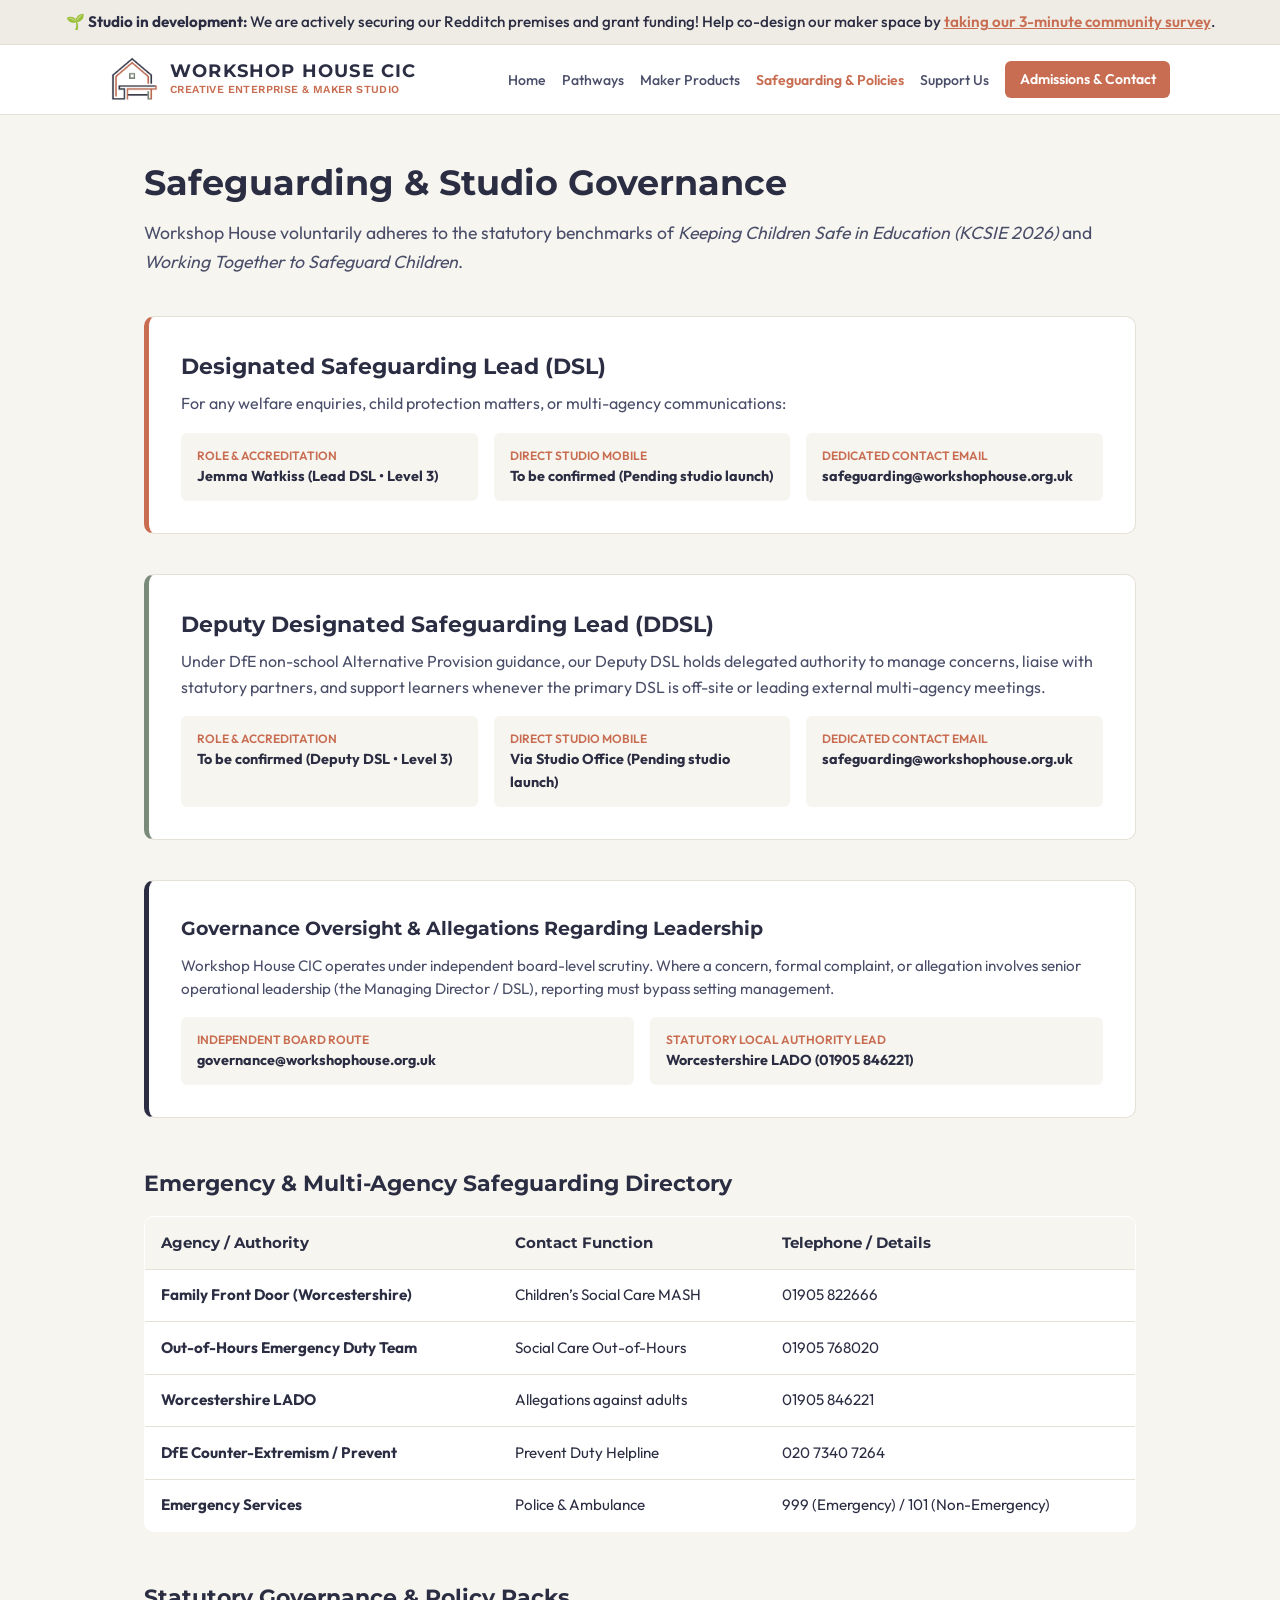
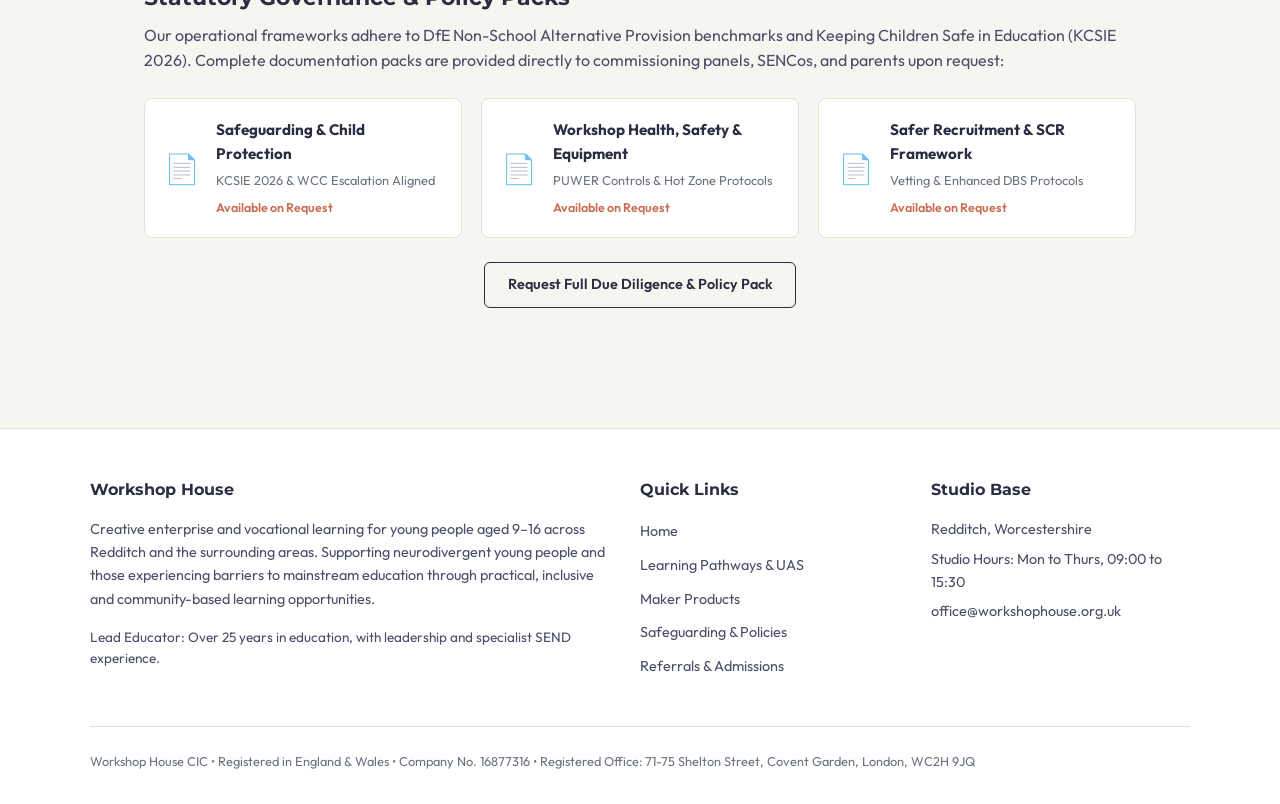
<file: safeguarding.html>
<!DOCTYPE html>
<html lang="en">
<head>
  <meta charset="UTF-8">
  <meta name="viewport" content="width=device-width, initial-scale=1.0">
  <title>Safeguarding &amp; Policies | Workshop House CIC</title>
  <meta name="description" content="Safeguarding protocols, Designated Safeguarding Lead contacts, and governance policies for Workshop House CIC.">
  <link rel="preconnect" href="https://fonts.googleapis.com">
  <link rel="preconnect" href="https://fonts.gstatic.com" crossorigin>
  <link href="https://fonts.googleapis.com/css2?family=Montserrat:wght@600;700&family=Outfit:wght@400;500;600&family=Work+Sans:wght@400;500&display=swap" rel="stylesheet">
  <link rel="stylesheet" href="style.css">
  <link rel="icon" type="image/png" href="favicon.png">
</head>
<body>
<div style="background-color: #EFECE6; color: #2B2D42; text-align: center; padding: 10px 16px; font-size: 0.95rem; font-weight: 500; border-bottom: 1px solid #E2DED6;">
  🌱 <strong>Studio in development:</strong> We are actively securing our Redditch premises and grant funding! 
  Help co-design our maker space by <a href="https://forms.cloud.microsoft/r/ekdyvqJRi8" target="_blank" style="color: #C86D51; text-decoration: underline; font-weight: 600;">taking our 3-minute community survey</a>.
</div>
  <header>
    <div class="nav-container">
      <a href="index.html" class="brand" title="Workshop House Home">
        <img src="logo.jpg" alt="Workshop House Logo" class="brand-icon-img" style="height: 48px; width: auto; max-width: 180px; display: block;">
        <div class="brand-text">
          <h1>WORKSHOP HOUSE CIC</h1>
          <span>CREATIVE ENTERPRISE &amp; MAKER STUDIO</span>
        </div>
      </a>

      <!-- Pure CSS Hamburger Toggle -->
      <input type="checkbox" id="nav-toggle" class="nav-toggle-input">
      <label for="nav-toggle" class="menu-toggle" aria-label="Open Navigation Menu">
        <span></span>
        <span></span>
        <span></span>
      </label>

      <nav>
        <ul>
          <li><a href="index.html">Home</a></li>
          <li><a href="pathways.html">Pathways</a></li>
          <li><a href="maker-products.html">Maker Products</a></li>
          <li><a href="safeguarding.html" class="active">Safeguarding &amp; Policies</a></li>
            <li><a href="support-us.html">Support Us</a></li>
          <li><a href="contact.html" class="btn-nav">Admissions &amp; Contact</a></li>
        </ul>
      </nav>
    </div>
  </header>

  <main class="container">
    <div class="page-title">
      <h2>Safeguarding &amp; Studio Governance</h2>
      <p style="max-width: 1000px;">Workshop House voluntarily adheres to the statutory benchmarks of <em>Keeping Children Safe in Education (KCSIE 2026)</em> and <em>Working Together to Safeguard Children</em>.</p>
    </div>

    <!-- DESIGNATED SAFEGUARDING LEAD (DSL) -->
    <div class="dsl-card">
      <h3>Designated Safeguarding Lead (DSL)</h3>
      <p style="color:var(--slate-light);">For any welfare enquiries, child protection matters, or multi-agency communications:</p>
      <div class="contact-details-grid">
        <div class="contact-item">
          <span>Role &amp; Accreditation</span>
          <strong>Jemma Watkiss (Lead DSL • Level 3)</strong>
        </div>
        <div class="contact-item">
          <span>Direct Studio Mobile</span>
          <strong>To be confirmed (Pending studio launch)</strong>
        </div>
        <div class="contact-item">
          <span>Dedicated Contact Email</span>
          <strong>safeguarding@workshophouse.org.uk</strong>
        </div>
      </div>
    </div>

    <!-- DEPUTY DESIGNATED SAFEGUARDING LEAD (DDSL) -->
    <div class="dsl-card" style="border-left-color: var(--sage); margin-top: 1.5rem;">
      <h3>Deputy Designated Safeguarding Lead (DDSL)</h3>
      <p style="color:var(--slate-light); margin-bottom: 1rem;">
        Under DfE non-school Alternative Provision guidance, our Deputy DSL holds delegated authority to manage concerns, liaise with statutory partners, and support learners whenever the primary DSL is off-site or leading external multi-agency meetings.
      </p>
      <div class="contact-details-grid">
        <div class="contact-item">
          <span>Role &amp; Accreditation</span>
          <strong>To be confirmed (Deputy DSL • Level 3)</strong>
        </div>
        <div class="contact-item">
          <span>Direct Studio Mobile</span>
          <strong>Via Studio Office (Pending studio launch)</strong>
        </div>
        <div class="contact-item">
          <span>Dedicated Contact Email</span>
          <strong>safeguarding@workshophouse.org.uk</strong>
        </div>
      </div>
    </div>

    <!-- GOVERNANCE & INDEPENDENT ESCALATION -->
    <div class="card" style="margin-top: 1.5rem; border-left: 5px solid var(--slate);">
      <h4>Governance Oversight &amp; Allegations Regarding Leadership</h4>
      <p style="color:var(--slate-light); margin-bottom: 0.75rem;">
        Workshop House CIC operates under independent board-level scrutiny. Where a concern, formal complaint, or allegation involves senior operational leadership (the Managing Director / DSL), reporting must bypass setting management.
      </p>
      <div class="contact-details-grid">
        <div class="contact-item">
          <span>Independent Board Route</span>
          <strong>governance@workshophouse.org.uk</strong>
        </div>
        <div class="contact-item">
          <span>Statutory Local Authority Lead</span>
          <strong>Worcestershire LADO (01905 846221)</strong>
        </div>
      </div>
    </div>

    <h3 style="font-family:'Montserrat', sans-serif; font-size:1.35rem; margin: 3rem 0 1rem 0;">Emergency &amp; Multi-Agency Safeguarding Directory</h3>
    <table class="directory-table">
      <thead>
        <tr>
          <th>Agency / Authority</th>
          <th>Contact Function</th>
          <th>Telephone / Details</th>
        </tr>
      </thead>
      <tbody>
        <tr>
          <td><strong>Family Front Door (Worcestershire)</strong></td>
          <td>Children’s Social Care MASH</td>
          <td>01905 822666</td>
        </tr>
        <tr>
          <td><strong>Out-of-Hours Emergency Duty Team</strong></td>
          <td>Social Care Out-of-Hours</td>
          <td>01905 768020</td>
        </tr>
        <tr>
          <td><strong>Worcestershire LADO</strong></td>
          <td>Allegations against adults</td>
          <td>01905 846221</td>
        </tr>
        <tr>
          <td><strong>DfE Counter-Extremism / Prevent</strong></td>
          <td>Prevent Duty Helpline</td>
          <td>020 7340 7264</td>
        </tr>
        <tr>
          <td><strong>Emergency Services</strong></td>
          <td>Police &amp; Ambulance</td>
          <td>999 (Emergency) / 101 (Non-Emergency)</td>
        </tr>
      </tbody>
    </table>

 <h3 style="font-family:'Montserrat', sans-serif; font-size:1.35rem; margin-top:3rem; margin-bottom:0.5rem;">Statutory Governance &amp; Policy Packs</h3>
    <p style="color:var(--slate-light); margin-bottom:1.5rem;">Our operational frameworks adhere to DfE Non-School Alternative Provision benchmarks and Keeping Children Safe in Education (KCSIE 2026). Complete documentation packs are provided directly to commissioning panels, SENCos, and parents upon request:</p>

    <div class="policy-downloads">
      <div class="doc-link" style="cursor: default;">
        <div class="doc-icon">📄</div>
        <div class="doc-info">
          <strong>Safeguarding &amp; Child Protection</strong>
          <span>KCSIE 2026 &amp; WCC Escalation Aligned</span>
          <span style="color: var(--terracotta); font-weight: 600; margin-top: 0.35rem; display: block; font-size: 0.78rem;">Available on Request</span>
        </div>
      </div>

      <div class="doc-link" style="cursor: default;">
        <div class="doc-icon">📄</div>
        <div class="doc-info">
          <strong>Workshop Health, Safety &amp; Equipment</strong>
          <span>PUWER Controls &amp; Hot Zone Protocols</span>
          <span style="color: var(--terracotta); font-weight: 600; margin-top: 0.35rem; display: block; font-size: 0.78rem;">Available on Request</span>
        </div>
      </div>

      <div class="doc-link" style="cursor: default;">
        <div class="doc-icon">📄</div>
        <div class="doc-info">
          <strong>Safer Recruitment &amp; SCR Framework</strong>
          <span>Vetting &amp; Enhanced DBS Protocols</span>
          <span style="color: var(--terracotta); font-weight: 600; margin-top: 0.35rem; display: block; font-size: 0.78rem;">Available on Request</span>
        </div>
      </div>
    </div>

    <!-- DIRECT PACK REQUEST BUTTON -->
    <div style="margin-top: 1.5rem; text-align: center;">
      <a href="mailto:safeguarding@workshophouse.org.uk?subject=Request%20for%20Statutory%20Policy%20Pack" class="btn-secondary" style="font-size: 0.9rem; padding: 0.65rem 1.4rem;">
        Request Full Due Diligence &amp; Policy Pack
      </a>
    </div>
  </main>

  <footer id="site-footer"></footer>
  <script>
    fetch('footer.html')
      .then(response => response.text())
      .then(data => document.getElementById('site-footer').innerHTML = data);
  </script>

</body>
</html>
</file>
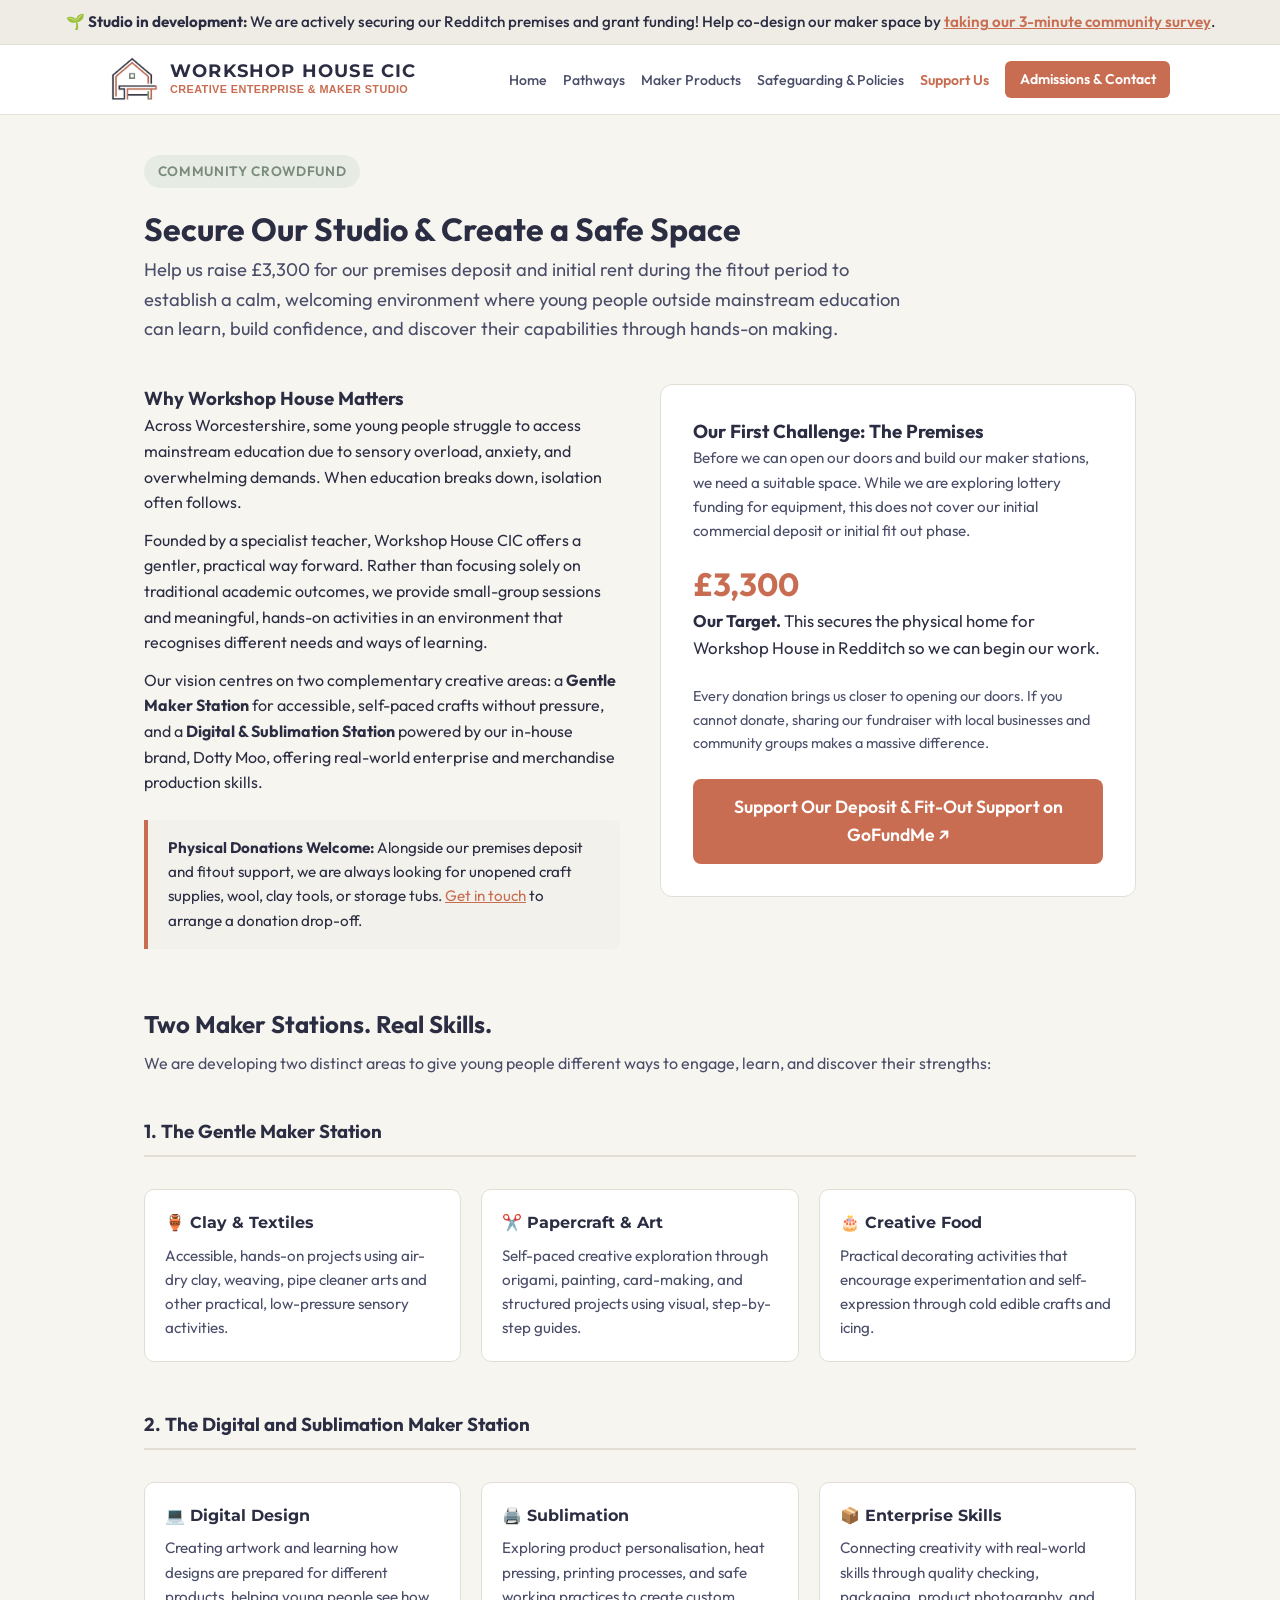
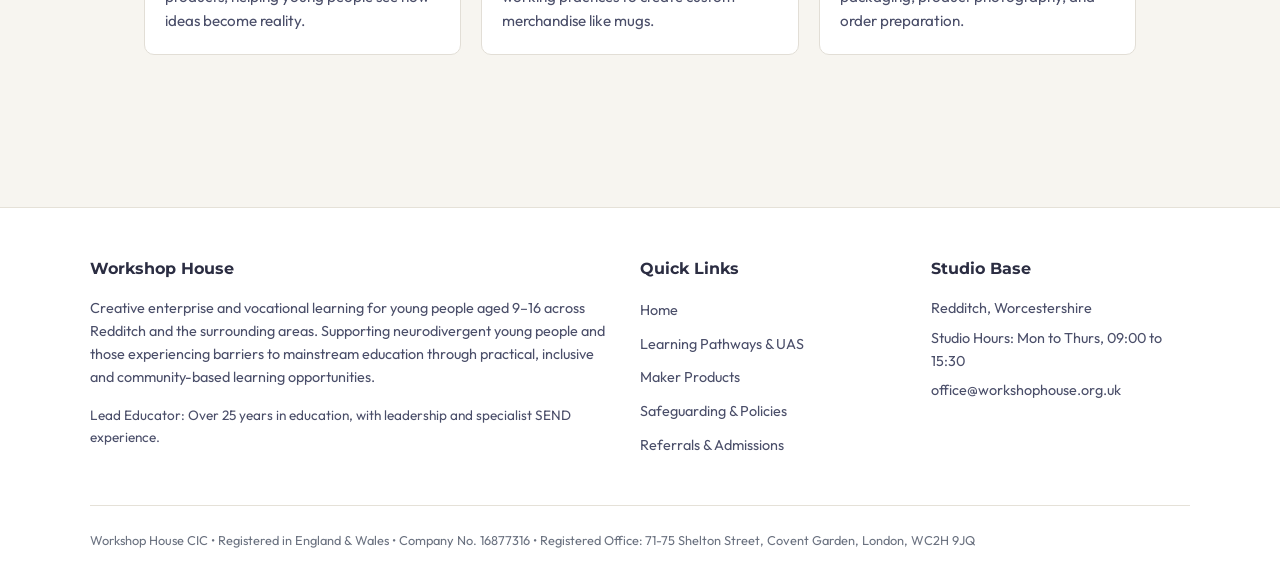
<file: support-us.html>
<!DOCTYPE html>
<html lang="en">
<head>
  <meta charset="UTF-8">
  <meta name="viewport" content="width=device-width, initial-scale=1.0">
  <title>Support Us | Workshop House CIC</title>
  <link rel="preconnect" href="https://fonts.googleapis.com">
  <link rel="preconnect" href="https://fonts.gstatic.com" crossorigin>
  <link href="https://fonts.googleapis.com/css2?family=Montserrat:wght@600;700&family=Outfit:wght@400;500;600&display=swap" rel="stylesheet">
  <link rel="stylesheet" href="style.css">
  <link rel="icon" type="image/png" href="favicon.png">
</head>
<body>

  <!-- Top Announcement Banner -->
  <div style="background-color: #EFECE6; color: #2B2D42; text-align: center; padding: 10px 16px; font-size: 0.95rem; font-weight: 500; border-bottom: 1px solid #E2DED6;">
    🌱 <strong>Studio in development:</strong> We are actively securing our Redditch premises and grant funding! 
    Help co-design our maker space by <a href="https://forms.cloud.microsoft/r/ekdyvqJRi8" target="_blank" style="color: #C86D51; text-decoration: underline; font-weight: 600;">taking our 3-minute community survey</a>.
  </div>

  <header>
    <div class="nav-container">
      <a href="index.html" class="brand" title="Workshop House Home">
        <img src="logo.jpg" alt="Workshop House Logo" class="brand-icon-img">
        <div class="brand-text">
          <h1>WORKSHOP HOUSE CIC</h1>
          <span>CREATIVE ENTERPRISE &amp; MAKER STUDIO</span>
        </div>
      </a>

      <!-- Pure CSS Hamburger Toggle -->
      <input type="checkbox" id="nav-toggle" class="nav-toggle-input">
      <label for="nav-toggle" class="menu-toggle" aria-label="Open Navigation Menu">
        <span></span>
        <span></span>
        <span></span>
      </label>

      <nav>
        <ul>
          <li><a href="index.html">Home</a></li>
          <li><a href="pathways.html">Pathways</a></li>
          <li><a href="maker-products.html">Maker Products</a></li>
          <li><a href="safeguarding.html">Safeguarding &amp; Policies</a></li>
          <li><a href="support-us.html" class="active">Support Us</a></li>
          <li><a href="contact.html" class="btn-nav">Admissions &amp; Contact</a></li>
        </ul>
      </nav>
    </div>
  </header>

  <main class="container">
    <span class="badge">Community Crowdfund</span>
    <h1>Secure Our Studio & Create a Safe Space</h1>
    <p class="lead-text">
      Help us raise £3,300 for our premises deposit and initial rent during the fitout period to establish a calm, welcoming environment where young people outside mainstream education can learn, build confidence, and discover their capabilities through hands-on making.
    </p>

    <div class="split-grid">
      <!-- Left Column: Story -->
      <div>
        <h3>Why Workshop House Matters</h3>
        <p>
          Across Worcestershire, some young people struggle to access mainstream education due to sensory overload, anxiety, and overwhelming demands. When education breaks down, isolation often follows.
        </p>
        <p>
          Founded by a specialist teacher, Workshop House CIC offers a gentler, practical way forward. Rather than focusing solely on traditional academic outcomes, we provide small-group sessions and meaningful, hands-on activities in an environment that recognises different needs and ways of learning.
        </p>
        <p>
          Our vision centres on two complementary creative areas: a <strong>Gentle Maker Station</strong> for accessible, self-paced crafts without pressure, and a <strong>Digital & Sublimation Station</strong> powered by our in-house brand, Dotty Moo, offering real-world enterprise and merchandise production skills.
        </p>

        <div class="donation-callout">
          <strong>Physical Donations Welcome:</strong> Alongside our premises deposit and fitout support, we are always looking for unopened craft supplies, wool, clay tools, or storage tubs. <a href="contact.html" style="color: var(--terracotta); text-decoration: underline;">Get in touch</a> to arrange a donation drop-off.
        </div>
      </div>

      <!-- Right Column: GoFundMe Action Box -->
      <div class="content-box">
        <h3>Our First Challenge: The Premises</h3>
        <p style="color: var(--slate-light); font-size: 0.95rem; margin-bottom: 1.5rem;">
          Before we can open our doors and build our maker stations, we need a suitable space. While we are exploring lottery funding for equipment, this does not cover our initial commercial deposit or initial fit out phase. 
        </p>

        <div style="display: flex; flex-direction: column; gap: 0.5rem; margin: 1.5rem 0;">
          <span style="font-size: 2rem; font-weight: 700; color: #C86D51; line-height: 1;">£3,300</span>
          <span style="font-size: 1.05rem;"><strong>Our Target.</strong> This secures the physical home for Workshop House in Redditch so we can begin our work.</span>
        </div>

        <p style="color: var(--slate-light); font-size: 0.9rem; margin-top: 1rem;">
          Every donation brings us closer to opening our doors. If you cannot donate, sharing our fundraiser with local businesses and community groups makes a massive difference.
        </p>

        <a href="https://gofund.me/3f7a65a4c" target="_blank" rel="noopener" class="btn-crowdfund" style="margin-top: 1.5rem; display: block; text-align: center;">
          Support Our Deposit & Fit-Out Support on GoFundMe ↗
        </a>
      </div>
    </div>

    <!-- What We Are Stocking Section -->
    <h2 style="margin-top: 3rem; margin-bottom: 0.5rem;">Two Maker Stations. Real Skills.</h2>
    <p style="color: var(--slate-light); margin-bottom: 2.5rem;">
      We are developing two distinct areas to give young people different ways to engage, learn, and discover their strengths:
    </p>

    <!-- SECTION 1: Gentle Maker Station -->
    <h3 style="color: #2B2D42; border-bottom: 2px solid #E2DED6; padding-bottom: 0.5rem; margin-bottom: 1.5rem;">1. The Gentle Maker Station</h3>
    <div class="materials-grid" style="margin-bottom: 3rem;">
      <div class="material-card">
        <h4>🏺 Clay & Textiles</h4>
        <p>Accessible, hands-on projects using air-dry clay, weaving, pipe cleaner arts and other practical, low-pressure sensory activities.</p>
      </div>
      <div class="material-card">
        <h4>✂️ Papercraft & Art</h4>
        <p>Self-paced creative exploration through origami, painting, card-making, and structured projects using visual, step-by-step guides.</p>
      </div>
      <div class="material-card">
        <h4>🎂 Creative Food</h4>
        <p>Practical decorating activities that encourage experimentation and self-expression through cold edible crafts and icing.</p>
      </div>
    </div>

    <!-- SECTION 2: Digital and Sublimation Maker Station -->
    <h3 style="color: #2B2D42; border-bottom: 2px solid #E2DED6; padding-bottom: 0.5rem; margin-bottom: 1.5rem;">2. The Digital and Sublimation Maker Station</h3>
    <div class="materials-grid">
      <div class="material-card">
        <h4>💻 Digital Design</h4>
        <p>Creating artwork and learning how designs are prepared for different products, helping young people see how ideas become reality.</p>
      </div>
      <div class="material-card">
        <h4>🖨️ Sublimation</h4>
        <p>Exploring product personalisation, heat pressing, printing processes, and safe working practices to create custom merchandise like mugs.</p>
      </div>
      <div class="material-card">
        <h4>📦 Enterprise Skills</h4>
        <p>Connecting creativity with real-world skills through quality checking, packaging, product photography, and order preparation.</p>
      </div>
    </div>

  </main>

<footer id="site-footer"></footer>
  <script>
    fetch('footer.html')
      .then(response => response.text())
      .then(data => document.getElementById('site-footer').innerHTML = data);
  </script>

</body>
</html>
</file>
<file: style.css>
/* ==========================================================================
   WORKSHOP HOUSE MASTER STYLESHEET
   ========================================================================== */

:root {
  --bg: #F7F5F0;
  --card-bg: #FFFFFF;
  --slate: #2B2D42;
  --slate-light: #4A4E69;
  --terracotta: #C86D51;
  --sage: #7A8B7B;
  --sage-light: #EBF0EC;
  --border: #E5E1D8;
}

* {
  box-sizing: border-box;
  margin: 0;
  padding: 0;
}

body {
  font-family: 'Outfit', -apple-system, BlinkMacSystemFont, sans-serif;
  background-color: var(--bg);
  color: var(--slate);
  line-height: 1.6;
}

/* --- HEADER & DESKTOP NAVIGATION --- */
header {
  background: #FFFFFF;
  border-bottom: 1px solid var(--border);
  position: sticky;
  top: 0;
  z-index: 100;
}

.nav-container {
  max-width: 1100px;
  margin: 0 auto;
  padding: 0.65rem 1.25rem;
  display: flex;
  justify-content: space-between;
  align-items: center;
  gap: 1rem;
}

.brand {
  display: flex;
  align-items: center;
  gap: 0.75rem;
  text-decoration: none;
  flex-shrink: 0;
}

.brand-icon-img {
  height: 48px;
  width: auto;
  max-width: 180px;
  object-fit: contain;
  display: block;
  flex-shrink: 0;
}

.brand-text {
  display: flex;
  flex-direction: column;
}

.brand-text h1 {
  font-family: 'Montserrat', sans-serif;
  font-size: 1.15rem;
  font-weight: 700;
  letter-spacing: 1.2px;
  line-height: 1.1;
  color: var(--slate);
}

.brand-text span {
  font-family: 'Work Sans', sans-serif;
  font-size: 0.68rem;
  color: var(--terracotta);
  font-weight: 600;
  letter-spacing: 0.4px;
  text-transform: uppercase;
}

/* Hide mobile toggle on desktop */
.nav-toggle-input,
.menu-toggle {
  display: none;
}

nav ul {
  display: flex;
  list-style: none;
  gap: 1rem;
  align-items: center;
}

nav a {
  text-decoration: none;
  color: var(--slate-light);
  font-weight: 500;
  font-size: 0.88rem;
  white-space: nowrap;
  transition: color 0.2s;
}

nav a:hover,
nav a.active {
  color: var(--terracotta);
  font-weight: 600;
}

.btn-nav {
  background-color: var(--terracotta);
  color: #FFFFFF !important;
  padding: 0.45rem 0.9rem;
  border-radius: 6px;
  font-weight: 600 !important;
  font-size: 0.88rem;
  white-space: nowrap;
  display: inline-block;
}

.btn-nav:hover {
  background-color: #B45B40;
}

/* --- HERO SECTION (HOME) --- */
.hero {
  max-width: 1100px;
  margin: 2.5rem auto;
  padding: 0 1.5rem;
  display: grid;
  grid-template-columns: 1.15fr 1fr;
  gap: 2.5rem;
  align-items: center;
}

.hero-badge {
  display: inline-block;
  background: var(--sage-light);
  color: var(--sage);
  font-size: 0.85rem;
  font-weight: 600;
  padding: 0.35rem 0.85rem;
  border-radius: 30px;
  margin-bottom: 1rem;
  border: 1px solid rgba(122, 139, 123, 0.3);
}

.hero h2 {
  font-family: 'Montserrat', sans-serif;
  font-size: 2.25rem;
  line-height: 1.25;
  margin-bottom: 1rem;
  color: var(--slate);
}

.hero p {
  font-size: 1.05rem;
  color: var(--slate-light);
  margin-bottom: 1.5rem;
}

.hero-actions {
  display: flex;
  gap: 1rem;
  flex-wrap: wrap;
}

.btn-primary {
  background: var(--terracotta);
  color: #FFFFFF;
  text-decoration: none;
  padding: 0.75rem 1.4rem;
  border-radius: 6px;
  font-weight: 600;
  display: inline-block;
}

.btn-secondary {
  background: transparent;
  color: var(--slate);
  border: 1.5px solid var(--slate);
  text-decoration: none;
  padding: 0.75rem 1.4rem;
  border-radius: 6px;
  font-weight: 600;
  display: inline-block;
}

.hero-image-wrap {
  border-radius: 12px;
  overflow: hidden;
  border: 1px solid var(--border);
  box-shadow: 0 10px 25px rgba(43, 45, 66, 0.06);
  background: #FFFFFF;
  aspect-ratio: 4 / 3;
}

.hero-image-wrap img {
  width: 100%;
  height: 100%;
  object-fit: cover;
  display: block;
}

/* --- STANDARD CONTAINERS & HEADINGS --- */
.container,
.section {
  max-width: 1100px;
  margin: 3.5rem auto;
  padding: 0 1.5rem;
}

.page-title {
  margin-bottom: 2.5rem;
}

.page-title h2 {
  font-family: 'Montserrat', sans-serif;
  font-size: 2.2rem;
  margin-bottom: 0.5rem;
}

.page-title p {
  color: var(--slate-light);
  font-size: 1.1rem;
  max-width: 1000px;
}

.section-header {
  text-align: center;
  max-width: 760px;
  margin: 0 auto 3rem auto;
}

.section-header h3 {
  font-family: 'Montserrat', sans-serif;
  font-size: 1.85rem;
  margin-bottom: 0.5rem;
}

.section-header p {
  color: var(--slate-light);
}

/* --- CARDS & GRIDS --- */
.pillars-grid {
  display: grid;
  grid-template-columns: repeat(auto-fit, minmax(300px, 1fr));
  gap: 1.5rem;
}

.card {
  background: var(--card-bg);
  border: 1px solid var(--border);
  border-radius: 10px;
  padding: 2rem;
  transition: transform 0.2s, box-shadow 0.2s;
}

.card:hover {
  transform: translateY(-4px);
  box-shadow: 0 12px 24px rgba(43, 45, 66, 0.06);
}

.card-icon {
  font-size: 1.8rem;
  margin-bottom: 1rem;
  display: inline-block;
}

.card h4 {
  font-family: 'Montserrat', sans-serif;
  font-size: 1.2rem;
  margin-bottom: 0.6rem;
  color: var(--slate);
}

.card p {
  color: var(--slate-light);
  font-size: 0.95rem;
  line-height: 1.55;
}

.compliance-box {
  background: #FFFFFF;
  border: 1.5px solid var(--sage);
  border-left: 6px solid var(--sage);
  border-radius: 10px;
  padding: 2.2rem;
  margin: 3.5rem 0;
}

.compliance-box h4 {
  font-family: 'Montserrat', sans-serif;
  font-size: 1.3rem;
  color: var(--slate);
  margin-bottom: 0.75rem;
}

.compliance-box p {
  color: var(--slate-light);
  font-size: 0.95rem;
  margin-bottom: 0.85rem;
  line-height: 1.6;
}

.compliance-box p:last-child {
  margin-bottom: 0;
}

/* --- PATHWAYS & TIMETABLE --- */
.pathways-grid {
  display: grid;
  grid-template-columns: 1fr 1fr;
  gap: 2rem;
  margin-bottom: 3.5rem;
}

.pathway-card {
  background: #FFFFFF;
  border: 1px solid var(--border);
  border-radius: 10px;
  padding: 2rem;
  border-top: 4px solid var(--terracotta);
}

.pathway-card.sage-top {
  border-top: 4px solid var(--sage);
}

.pathway-card h3 {
  font-family: 'Montserrat', sans-serif;
  font-size: 1.35rem;
  margin-bottom: 0.5rem;
}

.pathway-badge {
  display: inline-block;
  font-size: 0.8rem;
  font-weight: 600;
  padding: 0.2rem 0.6rem;
  border-radius: 4px;
  margin-bottom: 1rem;
  background: var(--bg);
  color: var(--slate-light);
}

.pathway-card ul {
  margin-top: 1rem;
  padding-left: 1.2rem;
  color: var(--slate-light);
  font-size: 0.95rem;
}

.pathway-card li {
  margin-bottom: 0.4rem;
}

.schedule-box {
  background: #FFFFFF;
  border: 1px solid var(--border);
  border-radius: 10px;
  padding: 2.5rem;
  margin-bottom: 3.5rem;
}

.schedule-box h3 {
  font-family: 'Montserrat', sans-serif;
  font-size: 1.5rem;
  margin-bottom: 1rem;
}

table {
  width: 100%;
  border-collapse: collapse;
  margin-top: 1rem;
}

th, td {
  padding: 0.85rem 1rem;
  text-align: left;
  border-bottom: 1px solid var(--border);
  font-size: 0.95rem;
}

th {
  font-family: 'Montserrat', sans-serif;
  background: var(--bg);
  color: var(--slate);
}

tr:last-child td {
  border-bottom: none;
}

.aqa-grid {
  display: grid;
  grid-template-columns: repeat(auto-fit, minmax(240px, 1fr));
  gap: 1rem;
  margin-top: 1.5rem;
}

.aqa-pill {
  background: #FFFFFF;
  border: 1px solid var(--border);
  padding: 1rem;
  border-radius: 8px;
}

.aqa-code {
  font-family: 'Work Sans', sans-serif;
  font-weight: 600;
  font-size: 0.8rem;
  color: var(--terracotta);
  display: block;
  margin-bottom: 0.25rem;
}

.aqa-title {
  font-weight: 600;
  font-size: 0.9rem;
  color: var(--slate);
}

/* --- SAFEGUARDING --- */
.dsl-card {
  background: #FFFFFF;
  border: 1px solid var(--border);
  border-left: 5px solid var(--terracotta);
  border-radius: 10px;
  padding: 2rem;
  margin-bottom: 2.5rem;
}

.dsl-card h3 {
  font-family: 'Montserrat', sans-serif;
  font-size: 1.35rem;
  margin-bottom: 0.5rem;
}

.contact-details-grid {
  display: grid;
  grid-template-columns: repeat(auto-fit, minmax(220px, 1fr));
  gap: 1rem;
  margin-top: 1rem;
}

.contact-item {
  background: var(--bg);
  padding: 0.8rem 1rem;
  border-radius: 6px;
  font-size: 0.9rem;
}

.contact-item span {
  display: block;
  font-size: 0.75rem;
  font-weight: 600;
  color: var(--terracotta);
  text-transform: uppercase;
}

.directory-table {
  width: 100%;
  border-collapse: collapse;
  background: #FFFFFF;
  border-radius: 10px;
  overflow: hidden;
  border: 1px solid var(--border);
  margin-bottom: 3rem;
}

.policy-downloads {
  display: grid;
  grid-template-columns: repeat(auto-fit, minmax(260px, 1fr));
  gap: 1.2rem;
  margin-top: 1.5rem;
}

.doc-link {
  background: #FFFFFF;
  border: 1px solid var(--border);
  padding: 1.2rem;
  border-radius: 8px;
  text-decoration: none;
  color: var(--slate);
  display: flex;
  align-items: center;
  gap: 1rem;
  transition: border-color 0.2s;
}

.doc-link:hover {
  border-color: var(--terracotta);
}

.doc-icon {
  font-size: 1.8rem;
}

.doc-info strong {
  font-size: 0.95rem;
  display: block;
}

.doc-info span {
  font-size: 0.8rem;
  color: #6B7280;
}

/* --- CONTACT & ONBOARDING --- */
.onboarding-steps {
  display: grid;
  grid-template-columns: repeat(auto-fit, minmax(220px, 1fr));
  gap: 1.5rem;
  margin-bottom: 3.5rem;
}

.step-box {
  background: #FFFFFF;
  border: 1px solid var(--border);
  border-radius: 8px;
  padding: 1.5rem;
}

.step-num {
  font-family: 'Montserrat', sans-serif;
  font-weight: 700;
  color: var(--terracotta);
  font-size: 1.4rem;
  margin-bottom: 0.5rem;
}

.step-box h4 {
  font-family: 'Montserrat', sans-serif;
  font-size: 1.05rem;
  margin-bottom: 0.5rem;
}

.step-box p {
  color: var(--slate-light);
  font-size: 0.88rem;
}

.contact-grid {
  display: grid;
  grid-template-columns: 1.2fr 1fr;
  gap: 2.5rem;
}

.form-card {
  background: #FFFFFF;
  border: 1px solid var(--border);
  border-radius: 10px;
  padding: 2rem;
}

.form-group {
  margin-bottom: 1.2rem;
}

label {
  display: block;
  font-size: 0.85rem;
  font-weight: 600;
  margin-bottom: 0.4rem;
  color: var(--slate);
}

input, select, textarea {
  width: 100%;
  padding: 0.75rem;
  border: 1px solid var(--border);
  border-radius: 6px;
  font-family: inherit;
  font-size: 0.95rem;
  background: var(--bg);
  color: var(--slate);
}

input:focus, select:focus, textarea:focus {
  outline: none;
  border-color: var(--terracotta);
  background: #FFFFFF;
}

.btn-submit {
  background: var(--terracotta);
  color: #FFFFFF;
  border: none;
  padding: 0.85rem 1.5rem;
  border-radius: 6px;
  font-weight: 600;
  font-size: 1rem;
  cursor: pointer;
  width: 100%;
}

.btn-submit:hover {
  background: #B45B40;
}

.info-card {
  background: #FFFFFF;
  border: 1px solid var(--border);
  border-radius: 10px;
  padding: 2rem;
  height: fit-content;
}

.info-card h4 {
  font-family: 'Montserrat', sans-serif;
  margin-bottom: 1rem;
  font-size: 1.2rem;
}

.info-card p {
  color: var(--slate-light);
  font-size: 0.92rem;
  margin-bottom: 1rem;
}

/* --- FOOTER --- */
footer {
  background: #FFFFFF;
  border-top: 1px solid var(--border);
  padding: 3rem 1.5rem 2rem 1.5rem;
  margin-top: 5rem;
}

.footer-grid {
  max-width: 1100px;
  margin: 0 auto 2.5rem auto;
  display: grid;
  grid-template-columns: 2fr 1fr 1fr;
  gap: 2rem;
}

.footer-col h5 {
  font-family: 'Montserrat', sans-serif;
  margin-bottom: 1rem;
  font-size: 1rem;
}

.footer-col ul {
  list-style: none;
}

.footer-col li {
  margin-bottom: 0.5rem;
}

.footer-col a {
  color: var(--slate-light);
  text-decoration: none;
  font-size: 0.9rem;
}

.footer-col a:hover {
  color: var(--terracotta);
}

.legal-bar {
  max-width: 1100px;
  margin: 0 auto;
  padding-top: 1.5rem;
  border-top: 1px solid var(--border);
  font-size: 0.8rem;
  color: #6B7280;
  display: flex;
  justify-content: space-between;
  flex-wrap: wrap;
  gap: 1rem;
}

/* --- RESPONSIVE MOBILE TWEAKS --- */
@media (max-width: 820px) {
  .nav-container {
    position: relative;
    padding: 0.75rem 1rem;
  }

  /* Force Hamburger Button to be Visible */
  .menu-toggle {
    display: flex !important;
    flex-direction: column;
    justify-content: space-between;
    width: 28px;
    height: 20px;
    cursor: pointer;
    z-index: 120;
    flex-shrink: 0;
  }

  /* High contrast lines for the hamburger icon */
  .menu-toggle span {
    display: block;
    height: 3px;
    width: 100%;
    background-color: #2B2D42 !important;
    border-radius: 2px;
    transition: all 0.3s ease;
  }

  /* Hide raw input completely offscreen */
  .nav-toggle-input {
    position: absolute;
    opacity: 0;
    pointer-events: none;
  }

  /* Mobile Dropdown Menu Container */
  nav {
    position: absolute;
    top: 100%;
    left: 0;
    right: 0;
    background: #FFFFFF;
    border-bottom: 2px solid var(--border);
    max-height: 0;
    overflow: hidden;
    transition: max-height 0.35s ease;
    box-shadow: 0 10px 20px rgba(43, 45, 66, 0.08);
    z-index: 110;
  }

  nav ul {
    flex-direction: column;
    align-items: stretch;
    padding: 1rem 1.5rem 1.5rem 1.5rem;
    gap: 0.5rem;
  }

  nav a {
    display: block;
    padding: 0.75rem 0;
    font-size: 1rem;
    border-bottom: 1px solid var(--bg);
    white-space: normal;
  }

  .btn-nav {
    text-align: center;
    margin-top: 0.5rem;
    padding: 0.75rem 1rem;
    width: 100%;
  }

  /* When checkbox is checked: slide the menu open */
  .nav-toggle-input:checked ~ nav {
    max-height: 420px;
  }

  /* Transform Hamburger into an "X" when open */
  .nav-toggle-input:checked ~ .menu-toggle span:nth-child(1) {
    transform: translateY(8.5px) rotate(45deg);
    background-color: var(--terracotta) !important;
  }
  .nav-toggle-input:checked ~ .menu-toggle span:nth-child(2) {
    opacity: 0;
  }
  .nav-toggle-input:checked ~ .menu-toggle span:nth-child(3) {
    transform: translateY(-8.5px) rotate(-45deg);
    background-color: var(--terracotta) !important;
  }

  /* Page Grid adjustments */
  .hero {
    grid-template-columns: 1fr;
  }
  .pathways-grid {
    grid-template-columns: 1fr;
  }
  .contact-grid {
    grid-template-columns: 1fr;
  }
  .footer-grid {
    grid-template-columns: 1fr;
  }
}
/* =================================================================ators
   SUPPORT US PAGE STYLING (GoFundMe & Tactile Maker Station)
   ================================================================= */

/* Container and Layout */
.container {
  max-width: 1040px;
  margin: 0 auto;
  padding: 2.5rem 1.5rem;
}

/* Page Specific Badge */
.badge {
  display: inline-block;
  background-color: #E6EBE4;
  color: var(--sage, #8A9A86);
  font-size: 0.85rem;
  font-weight: 600;
  padding: 0.35rem 0.85rem;
  border-radius: 999px;
  margin-bottom: 1rem;
  text-transform: uppercase;
  letter-spacing: 0.05em;
}

/* Lead Intro Text */
.lead-text {
  font-size: 1.15rem;
  color: var(--slate-light, #5C5E70);
  max-width: 780px;
  margin-bottom: 2.5rem;
}

/* Split Grid for Story & Action Card */
.split-grid {
  display: grid;
  grid-template-columns: repeat(auto-fit, minmax(320px, 1fr));
  gap: 2.5rem;
  align-items: start;
  margin-bottom: 3.5rem;
}

/* Content Card Box */
.content-box {
  background: #FFFFFF;
  border: 1px solid var(--border-subtle, #E2DED6);
  border-radius: 12px;
  padding: 2rem;
}

/* Tiered Donation List */
.tier-list {
  list-style: none;
  padding: 0;
  margin: 1.5rem 0;
}

.tier-list li {
  padding: 0.75rem 0;
  border-bottom: 1px solid var(--border-subtle, #E2DED6);
  display: flex;
  align-items: baseline;
  gap: 0.75rem;
}

.tier-list li:last-child {
  border-bottom: none;
}

.tier-price {
  font-weight: 700;
  color: var(--terracotta, #C86D51);
  min-width: 55px;
}

/* Materials / Equipment Grid */
.materials-grid {
  display: grid;
  grid-template-columns: repeat(auto-fit, minmax(220px, 1fr));
  gap: 1.25rem;
  margin: 2rem 0;
}

.material-card {
  background: #FFFFFF;
  border: 1px solid var(--border-subtle, #E2DED6);
  border-radius: 10px;
  padding: 1.25rem;
}

.material-card h4 {
  margin: 0 0 0.5rem 0;
  font-family: 'Montserrat', sans-serif;
  color: var(--slate, #2B2D42);
  display: flex;
  align-items: center;
  gap: 0.5rem;
}

.material-card p {
  margin: 0;
  font-size: 0.95rem;
  color: var(--slate-light, #5C5E70);
}

/* Crowdfund Action Button */
.btn-crowdfund {
  display: inline-block;
  background-color: var(--terracotta, #C86D51);
  color: #FFFFFF !important;
  font-weight: 600;
  font-size: 1.1rem;
  padding: 0.9rem 1.8rem;
  border-radius: 8px;
  text-decoration: none;
  text-align: center;
  transition: opacity 0.2s ease;
  width: 100%;
  box-sizing: border-box;
}

.btn-crowdfund:hover {
  opacity: 0.92;
}

/* Physical Drop-Off Callout */
.donation-callout {
  background-color: #F3F1EC;
  border-left: 4px solid var(--terracotta, #C86D51);
  padding: 1rem 1.25rem;
  border-radius: 0 8px 8px 0;
  margin-top: 1.5rem;
  font-size: 0.95rem;
}

.split-grid p {
  margin-bottom: 12px;
  line-height: 1.6;
}

.split-grid p:last-of-type {
  margin-bottom: 0;
}
</file>
